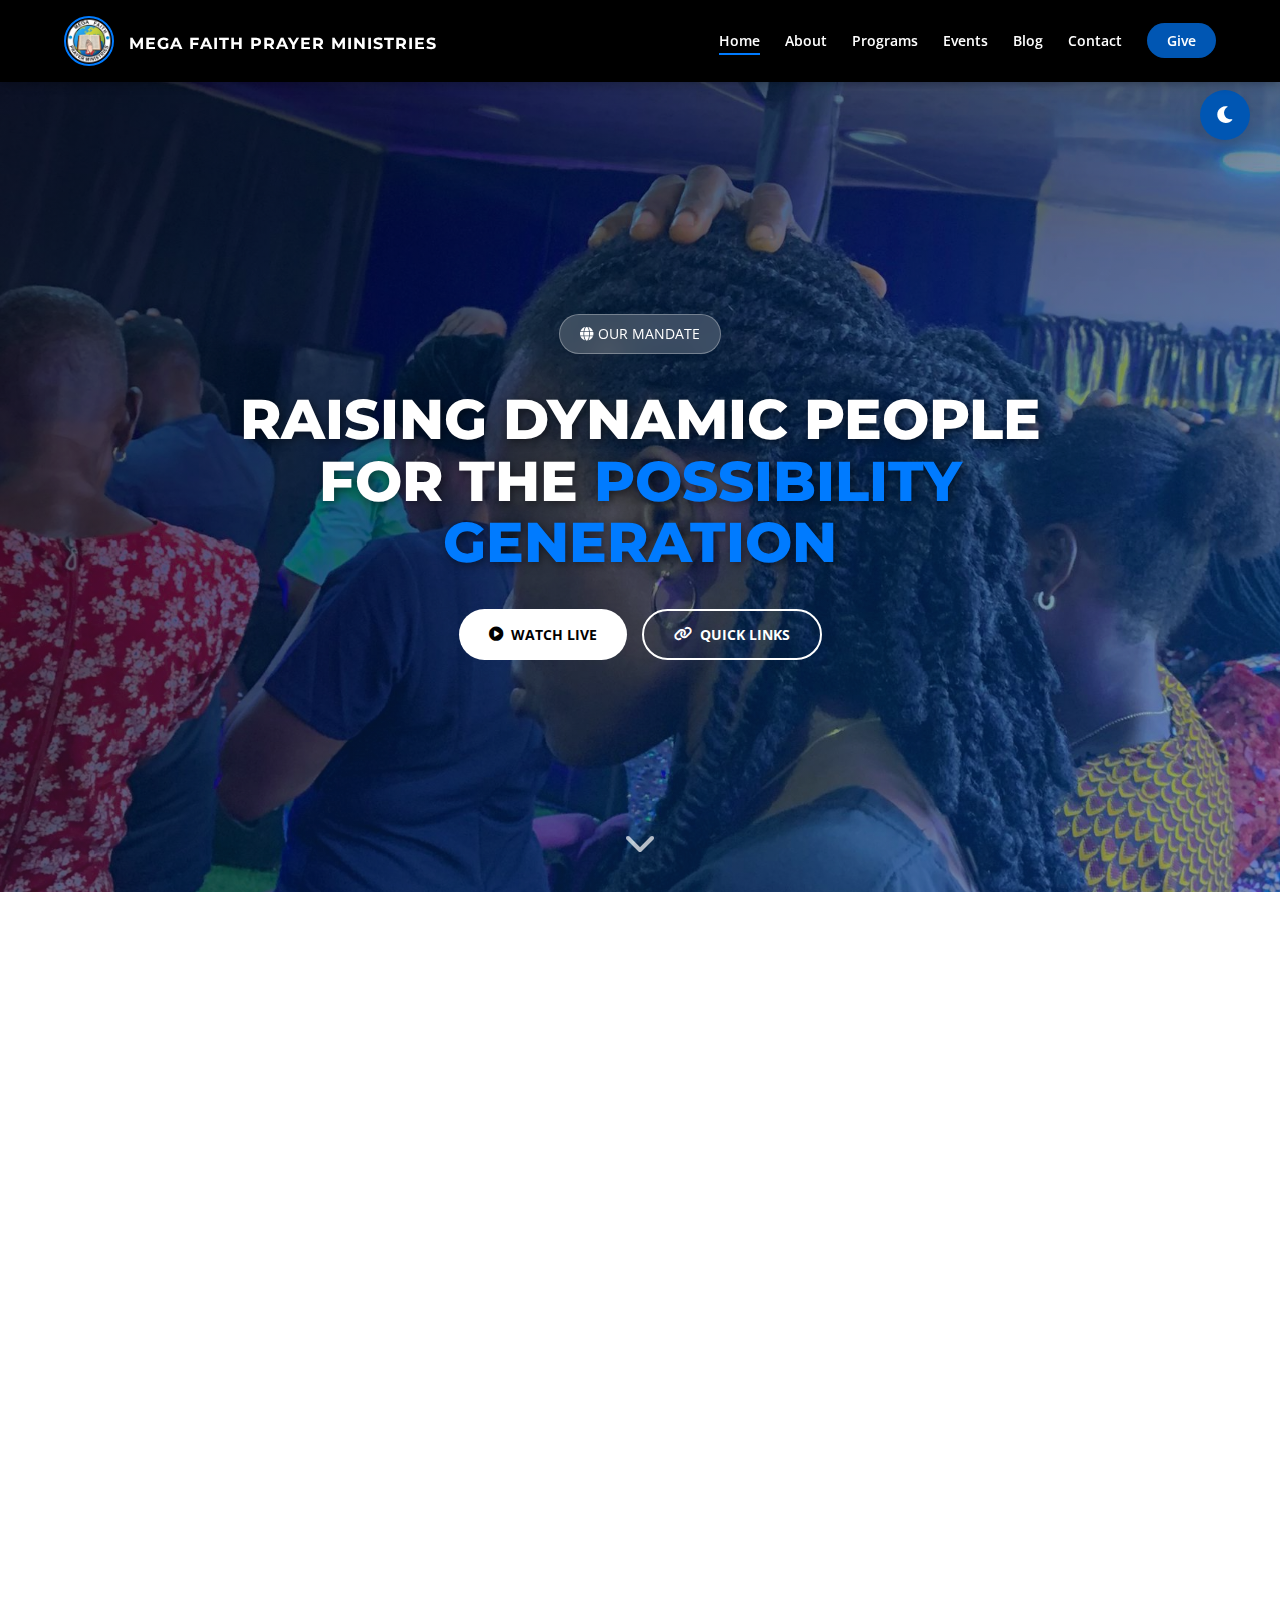
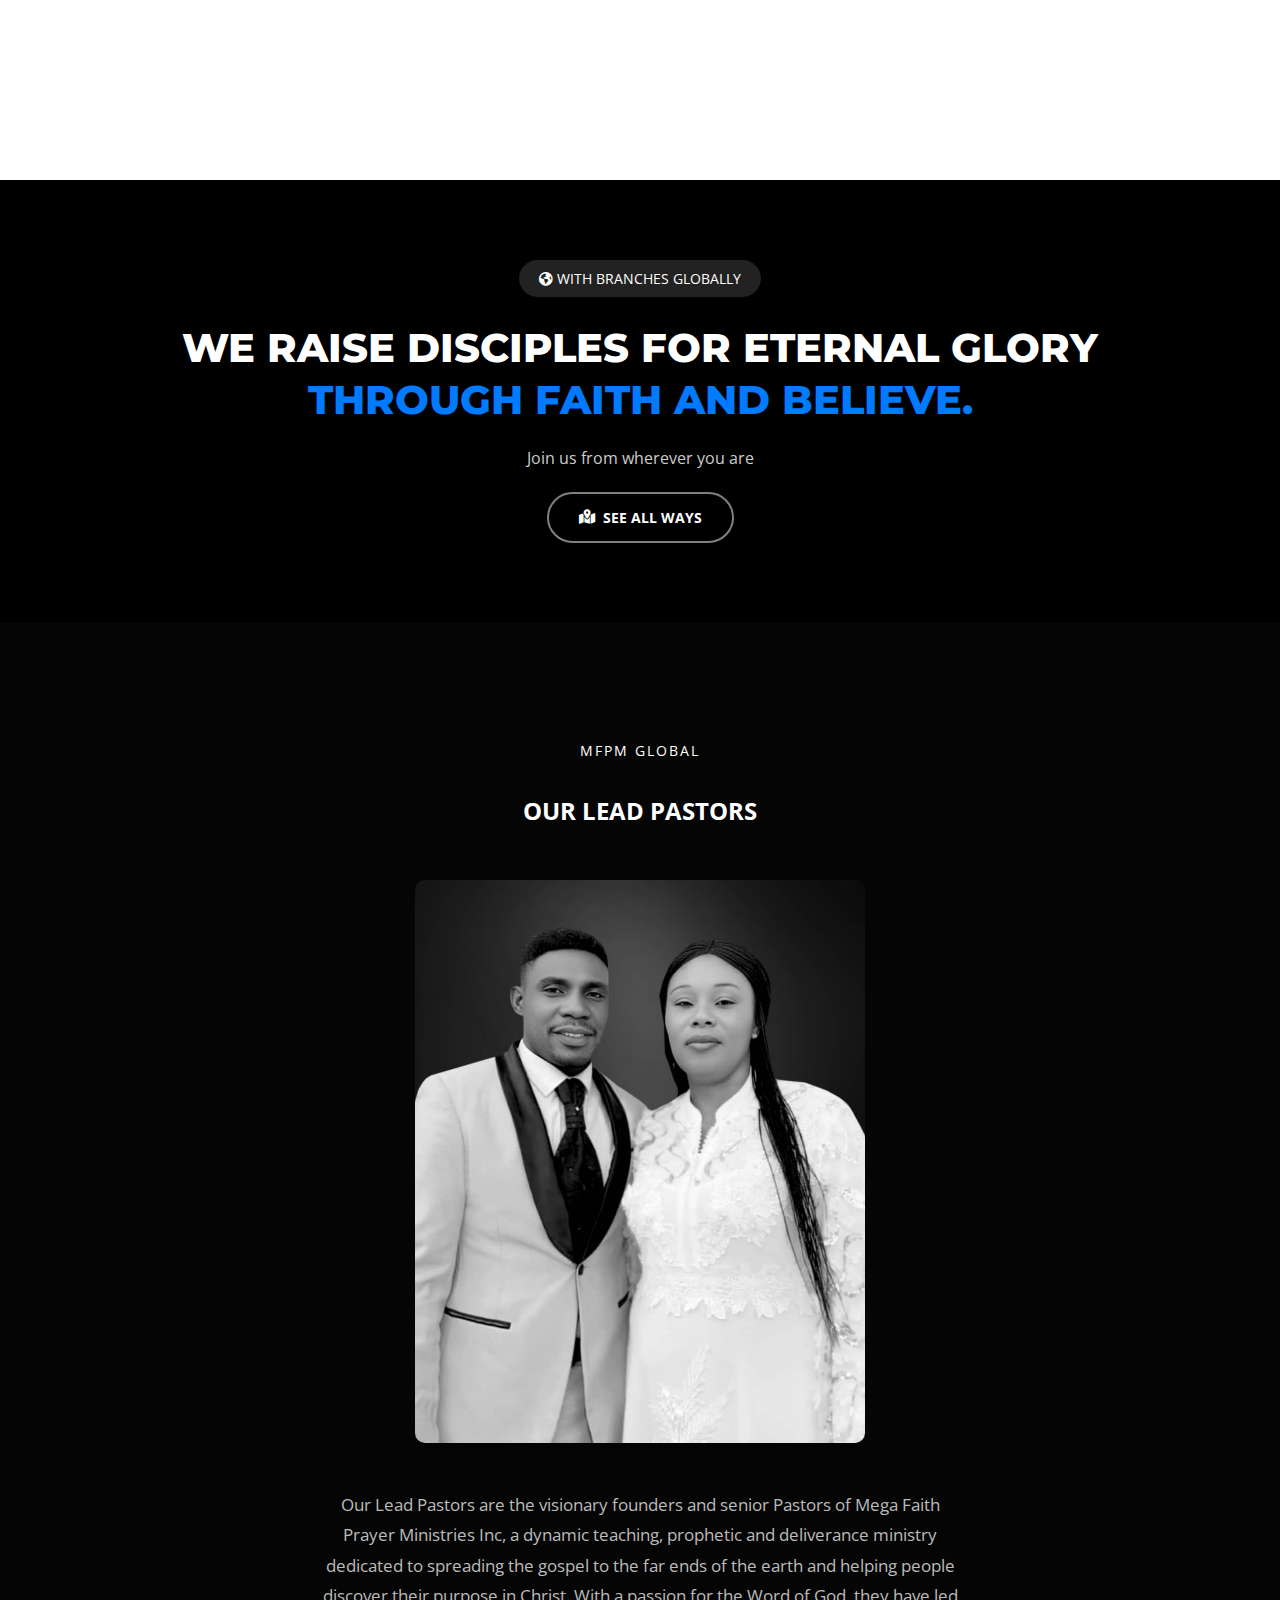
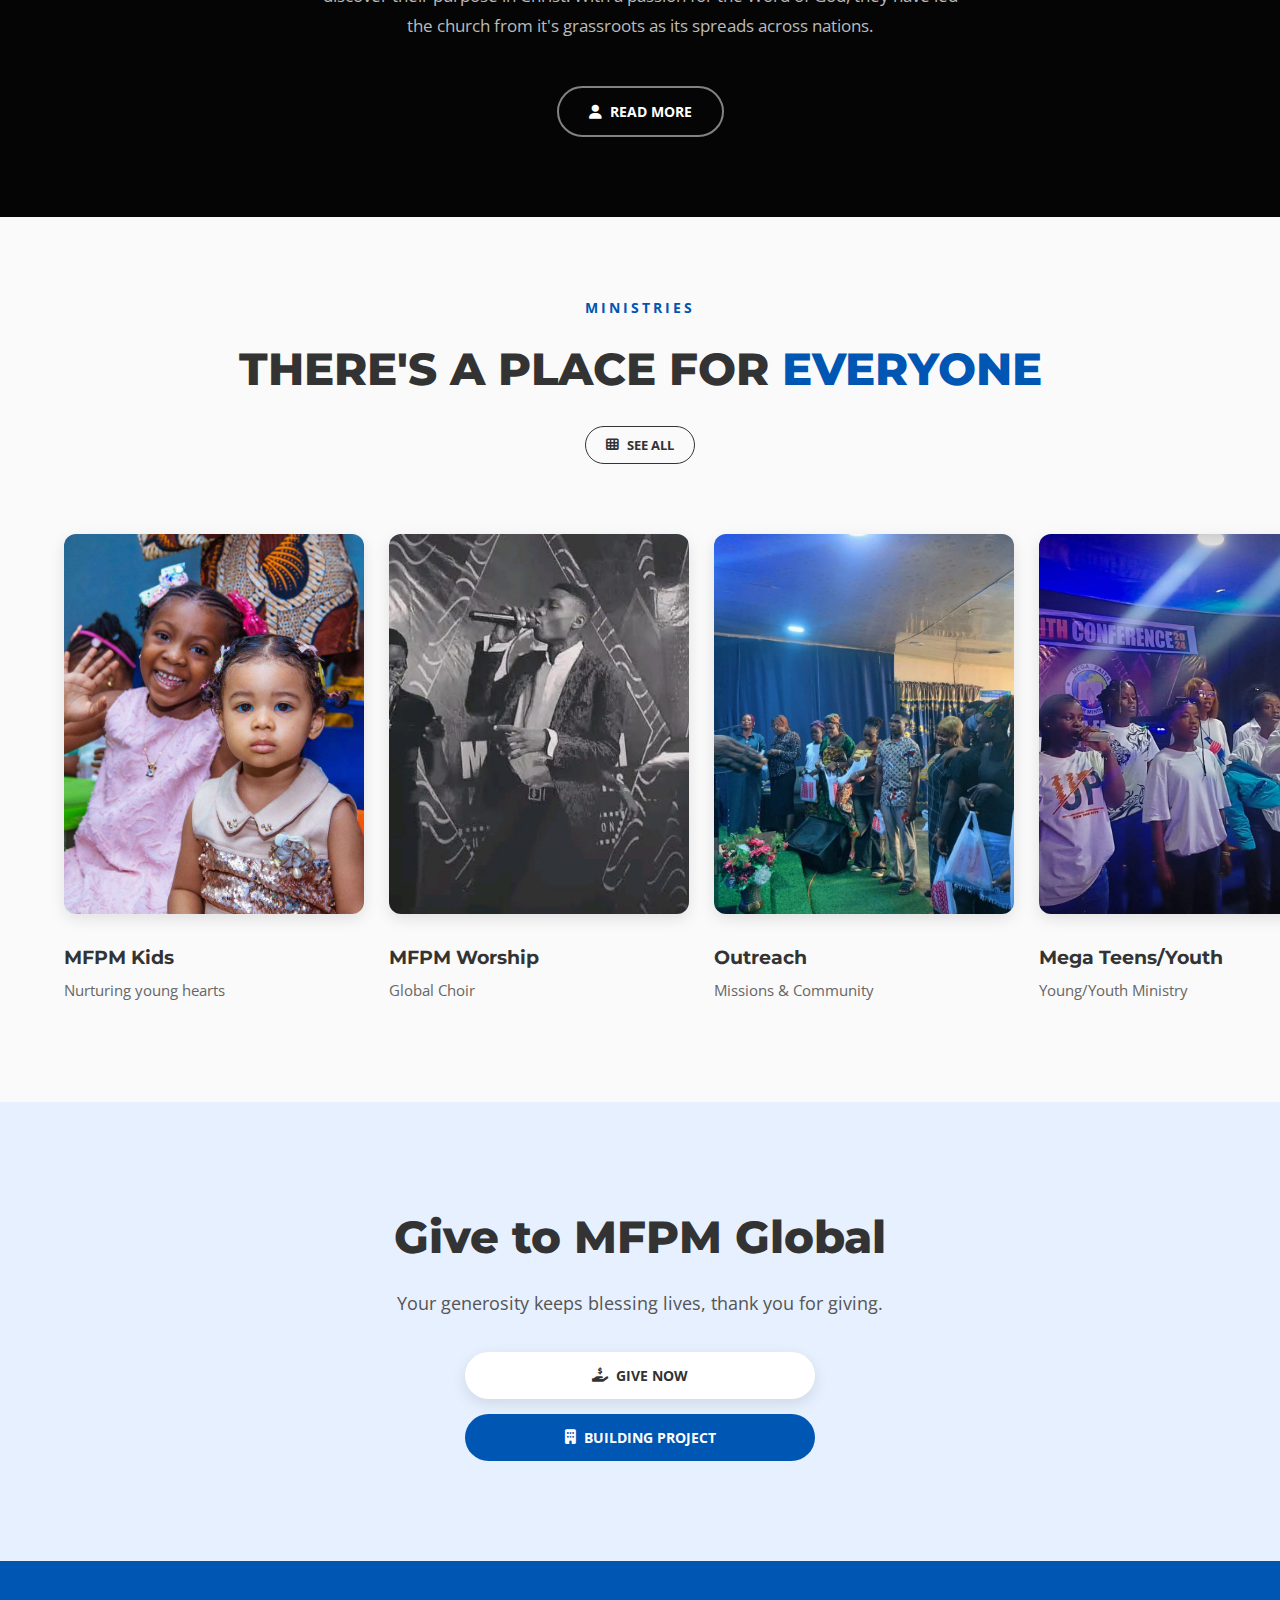
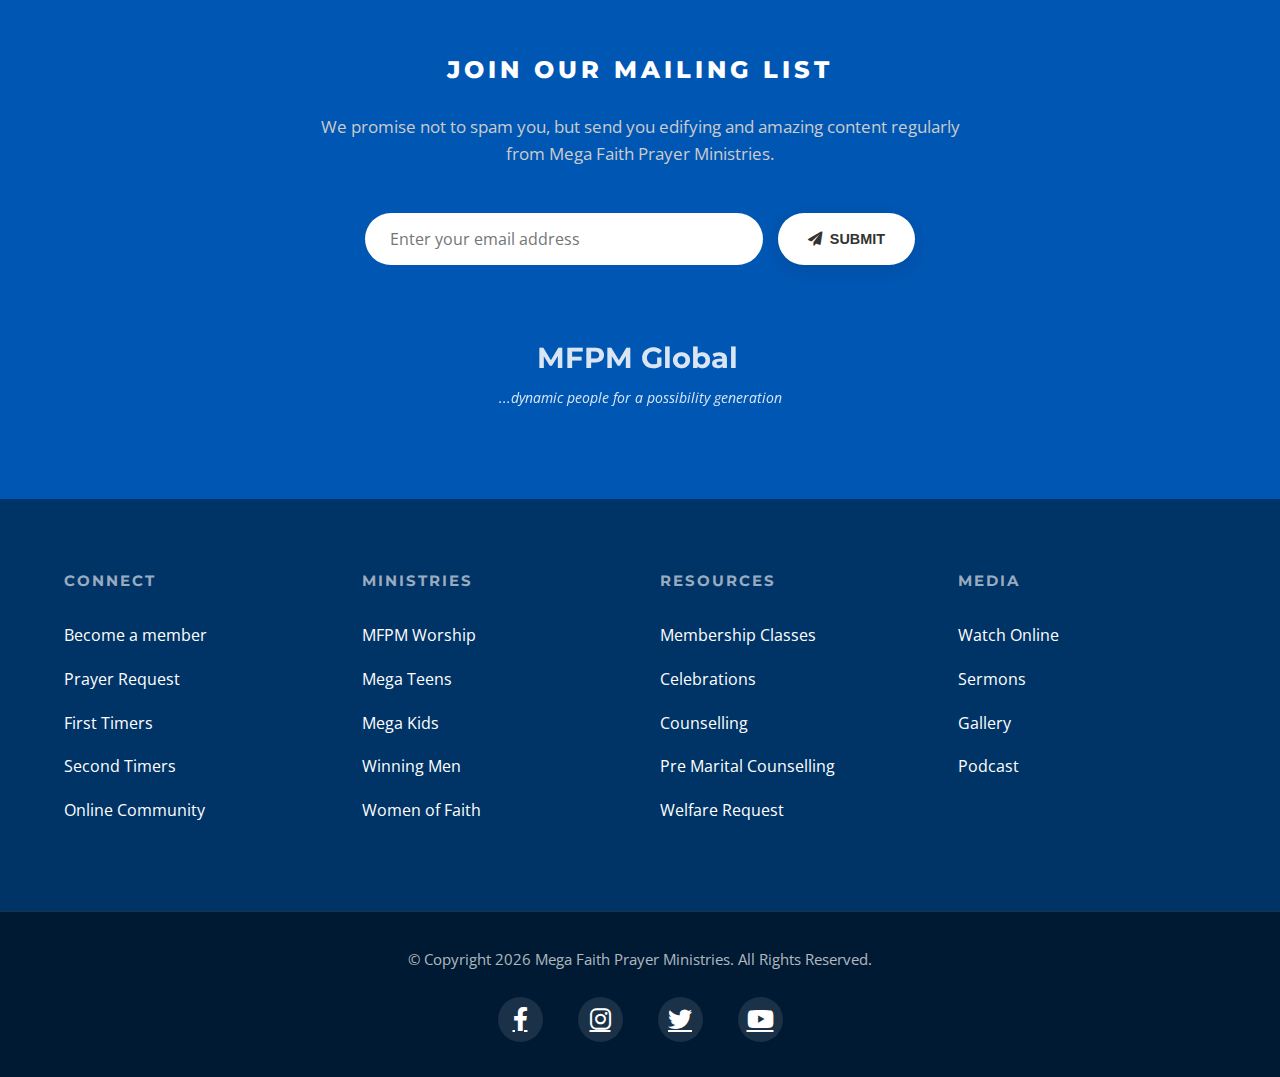
<file: index.html>
<!DOCTYPE html>
<html lang="en">
<head>
    <meta charset="UTF-8">
    <meta name="viewport" content="width=device-width, initial-scale=1.0">
    <title>Mega Faith Prayer Ministries</title>
    <link rel="stylesheet" href="style.css">
    <link href="https://fonts.googleapis.com/css2?family=Montserrat:wght@400;600;700;800&family=Open+Sans:wght@400;600&display=swap" rel="stylesheet">
    <link rel="stylesheet" href="https://cdnjs.cloudflare.com/ajax/libs/font-awesome/6.0.0/css/all.min.css">
</head>
<body>
    <!-- Theme Toggle Button -->
    <button class="theme-toggle" id="themeToggle" aria-label="Toggle theme">
        <i class="fas fa-moon"></i>
    </button>

    <!-- Navigation -->
    <nav class="navbar" id="navbar">
        <div class="nav-container">
            <div class="logo">
                <img src="MFPM Logo.png" alt="MFPM Logo" class="logo-img">
                <h2>MEGA FAITH PRAYER MINISTRIES<span class="highlight"></span></h2>
            </div>
            <div class="menu-toggle" id="mobile-menu">
                <span class="bar"></span>
                <span class="bar"></span>
                <span class="bar"></span>
            </div>
            <ul class="nav-list" id="navList">
                <li><a href="index.html" class="active">Home</a></li>
                <li><a href="about.html">About</a></li>
                <li><a href="programs.html">Programs</a></li>
                <li><a href="events.html">Events</a></li>
                <li><a href="blog.html">Blog</a></li>
                <li><a href="contact.html">Contact</a></li>
                <li><a href="give.html" class="btn-nav">Give</a></li>
            </ul>
        </div>
    </nav>

    <!-- Hero Section -->
    <header class="hero" style="background-image: url('hero-home.jpg');">
        <div class="overlay"></div>
        <div class="hero-content fade-in">
            <div class="badge">
                <i class="fas fa-globe"></i> OUR MANDATE
            </div>
            <h1>RAISING DYNAMIC PEOPLE FOR THE <span class="text-blue">POSSIBILITY GENERATION</span></h1>
            <p class="hero-subtitle"></p>
            <div class="cta-buttons">
                <a href="https://www.facebook.com/profile.php?id=61582772900876" class="btn btn-primary">
                    <i class="fas fa-play-circle"></i> WATCH LIVE
                </a>
                <a href="#quick-links" class="btn btn-outline">
                    <i class="fas fa-link"></i> QUICK LINKS
                </a>
            </div>
        </div>
        <div class="scroll-indicator">
            <i class="fas fa-chevron-down"></i>
        </div>
    </header>

    <!-- Welcome Section -->
    <section class="section welcome" id="welcome">
        <div class="container">
            <div class="section-tag slide-up">
                <i class="fas fa-church"></i> WELCOME TO MFPM GLOBAL
            </div>
            <h2 class="slide-up">WELCOME HOME!</h2>
            <p class="subtitle slide-up">Dive into our teachings, events, and our growing community. Your journey of faith begins here.</p>
            
            <div class="card-large slide-up" style="background-image: url('CHAIRS.jpg');">
                <div class="card-overlay"></div>
                <div class="card-content">
                    <span class="card-subtitle">WHO WE ARE</span>
                    <h3>About Us</h3>
                    <p>Discover our story, mission, and the heart behind our ministry</p>
                    <a href="about.html" class="arrow-link">
                        LEARN MORE <i class="fas fa-arrow-right"></i>
                    </a>
                </div>
            </div>
        </div>
    </section>

    <!-- Global Presence Section -->
    <section class="section dark-section">
        <div class="container center-text">
            <div class="badge-dark">
                <i class="fas fa-globe-americas"></i> WITH BRANCHES GLOBALLY
            </div>
            <h2 class="uppercase">We raise Disciples for Eternal Glory<br><span class="text-blue">Through Faith and Believe.</span></h2>
            <p class="subtitle-light">Join us from wherever you are</p>
            <a href="programs.html" class="btn btn-outline-light">
                <i class="fas fa-map-marked-alt"></i> SEE ALL WAYS
            </a>
        </div>
    </section>

    <!-- Lead Pastor Section -->
    <section class="section black-section">
        <div class="container center-text">
            <div class="logo-icon">
                <i class="fas fa-infiity fa-3x text-blue"></i>
                <p>MFPM GLOBAL</p>
            </div>
            <h2>OUR LEAD PASTORS</h2>
            
            <div class="pastor-content">
                <div class="pastor-img-container">
                    <img src="Lead-Pastors2.JPG" alt="Lead Pastor" class="pastor-img">
                </div>
                <div class="pastor-text">
                    <p>Our Lead Pastors are the visionary founders and senior Pastors of Mega Faith Prayer Ministries Inc, a dynamic teaching, prophetic and deliverance ministry dedicated to spreading the gospel to the far ends of the earth and helping people discover their purpose in Christ. With a passion for the Word of God, they have led the church from it's grassroots as its spreads across nations.</p>
                    <a href="about.html" class="btn btn-outline-light">
                        <i class="fas fa-user"></i> READ MORE
                    </a>
                </div>
            </div>
        </div>
    </section>

    <!-- Ministries Section -->
    <section class="section ministries" id="quick-links">
        <div class="container">
            <div class="ministry-header">
                <p class="small-title">MINISTRIES</p>
                <h2>THERE'S A PLACE FOR <span class="text-blue-dark">EVERYONE</span></h2>
                <a href="programs.html" class="btn btn-small">
                    <i class="fas fa-th"></i> SEE ALL
                </a>
            </div>
        </div>
        
        <div class="scroll-container">
            <div class="scroll-card">
                <img src="mfpm-kids.jpg" alt="Kids Ministry">
                <div class="scroll-text">
                    <h3>MFPM Kids</h3>
                    <p>Nurturing young hearts</p>
                </div>
            </div>
            <div class="scroll-card">
                <img src="mfpm-worship.jpg" alt="Worship">
                <div class="scroll-text">
                    <h3>MFPM Worship</h3>
                    <p>Global Choir</p>
                </div>
            </div>
            <div class="scroll-card">
                <img src="mfpm-outreach.jpg" alt="Outreach">
                <div class="scroll-text">
                    <h3>Outreach</h3>
                    <p>Missions & Community</p>
                </div>
            </div>
            <div class="scroll-card">
                <img src="mfpm-teens&youth.jpg" alt="Youth">
                <div class="scroll-text">
                    <h3>Mega Teens/Youth</h3>
                    <p>Young/Youth Ministry</p>
                </div>
            </div>
        </div>
    </section>

    <!-- Giving Section -->
    <section class="section giving-section">
        <div class="container center-text">
            <h2>Give to MFPM Global</h2>
            <p>Your generosity keeps blessing lives, thank you for giving.</p>
            <div class="button-stack">
                <a href="give.html" class="btn btn-white">
                    <i class="fas fa-hand-holding-usd"></i> GIVE NOW
                </a>
                <a href="give.html#building" class="btn btn-primary-solid">
                    <i class="fas fa-building"></i> BUILDING PROJECT
                </a>
            </div>
        </div>
    </section>

    <!-- Newsletter Section -->
    <section class="section newsletter-section">
        <div class="container center-text">
            <h2 class="uppercase spacing-wide">Join Our Mailing List</h2>
            <p class="subtitle-light">We promise not to spam you, but send you edifying and amazing content regularly from Mega Faith Prayer Ministries.</p>
            
     <form class="newsletter-form" id="newsletterForm"
      action="https://formsubmit.co/uptrustedtrade@gmail.com"
      method="POST">

    <!-- Disable captcha (optional but recommended) -->
    <input type="hidden" name="_captcha" value="false">

    <!-- Redirect after success (optional) -->
    <input type="hidden" name="_next" value="https://yourwebsite.com/thank-you.html">

    <input type="email" name="email" placeholder="Enter your email address" required>

    <button type="submit" class="btn btn-white">
        <i class="fas fa-paper-plane"></i> SUBMIT
    </button>
</form>
            <div class="footer-logo-container">
                <h2>MFPM Global <span class="highlight"></span></h2>
                <p class="small-text">...dynamic people for a possibility generation</p>
            </div>
        </div>
    </section>

    <!-- Main Footer -->
    <footer class="main-footer">
        <div class="container">
            <div class="footer-grid">
                <div class="footer-col">
                    <h4>CONNECT</h4>
                    <ul>
                        <li><a href="contact.html">Become a member</a></li>
                        <li><a href="contact.html#prayer">Prayer Request</a></li>
                        <li><a href="contact.html">First Timers</a></li>
                        <li><a href="contact.html">Second Timers</a></li>
                        <li><a href="#">Online Community</a></li>
                    </ul>
                </div>

                <div class="footer-col">
                    <h4>MINISTRIES</h4>
                    <ul>
                        <li><a href="programs.html">MFPM Worship</a></li>
                        <li><a href="programs.html">Mega Teens</a></li>
                        <li><a href="programs.html">Mega Kids</a></li>
                        <li><a href="programs.html">Winning Men</a></li>
                        <li><a href="programs.html">Women of Faith</a></li>
                    </ul>
                </div>

                <div class="footer-col">
                    <h4>RESOURCES</h4>
                    <ul>
                        <li><a href="programs.html">Membership Classes</a></li>
                        <li><a href="events.html">Celebrations</a></li>
                        <li><a href="contact.html">Counselling</a></li>
                        <li><a href="contact.html">Pre Marital Counselling</a></li>
                        <li><a href="contact.html">Welfare Request</a></li>
                    </ul>
                </div>

                <div class="footer-col">
                    <h4>MEDIA</h4>
                    <ul>
                        <li><a href="https://www.facebook.com/profile.php?id=61582772900876">Watch Online</a></li>
                        <li><a href="blog.html">Sermons</a></li>
                        <li><a href="events.html">Gallery</a></li>
                        <li><a href="blog.html">Podcast</a></li>
                    </ul>
                </div>
            </div>
        </div>

        <div class="footer-bottom">
            <div class="container">
                <p>&copy; Copyright 2026 Mega Faith Prayer Ministries. All Rights Reserved.</p>
                <div class="social-icons">
                    <a href="https://www.facebook.com/profile.php?id=61582772900876" aria-label="Facebook">
                        <i class="fab fa-facebook-f"></i>
                    </a>
                    <a href="#" aria-label="Instagram">
                        <i class="fab fa-instagram"></i>
                    </a>
                    <a href="#" aria-label="Twitter">
                        <i class="fab fa-twitter"></i>
                    </a>
                    <a href="#" aria-label="YouTube">
                        <i class="fab fa-youtube"></i>
                    </a>
                </div>
            </div>
        </div>
    </footer>

    <script src="script.js"></script>
</body>
</html>
</file>
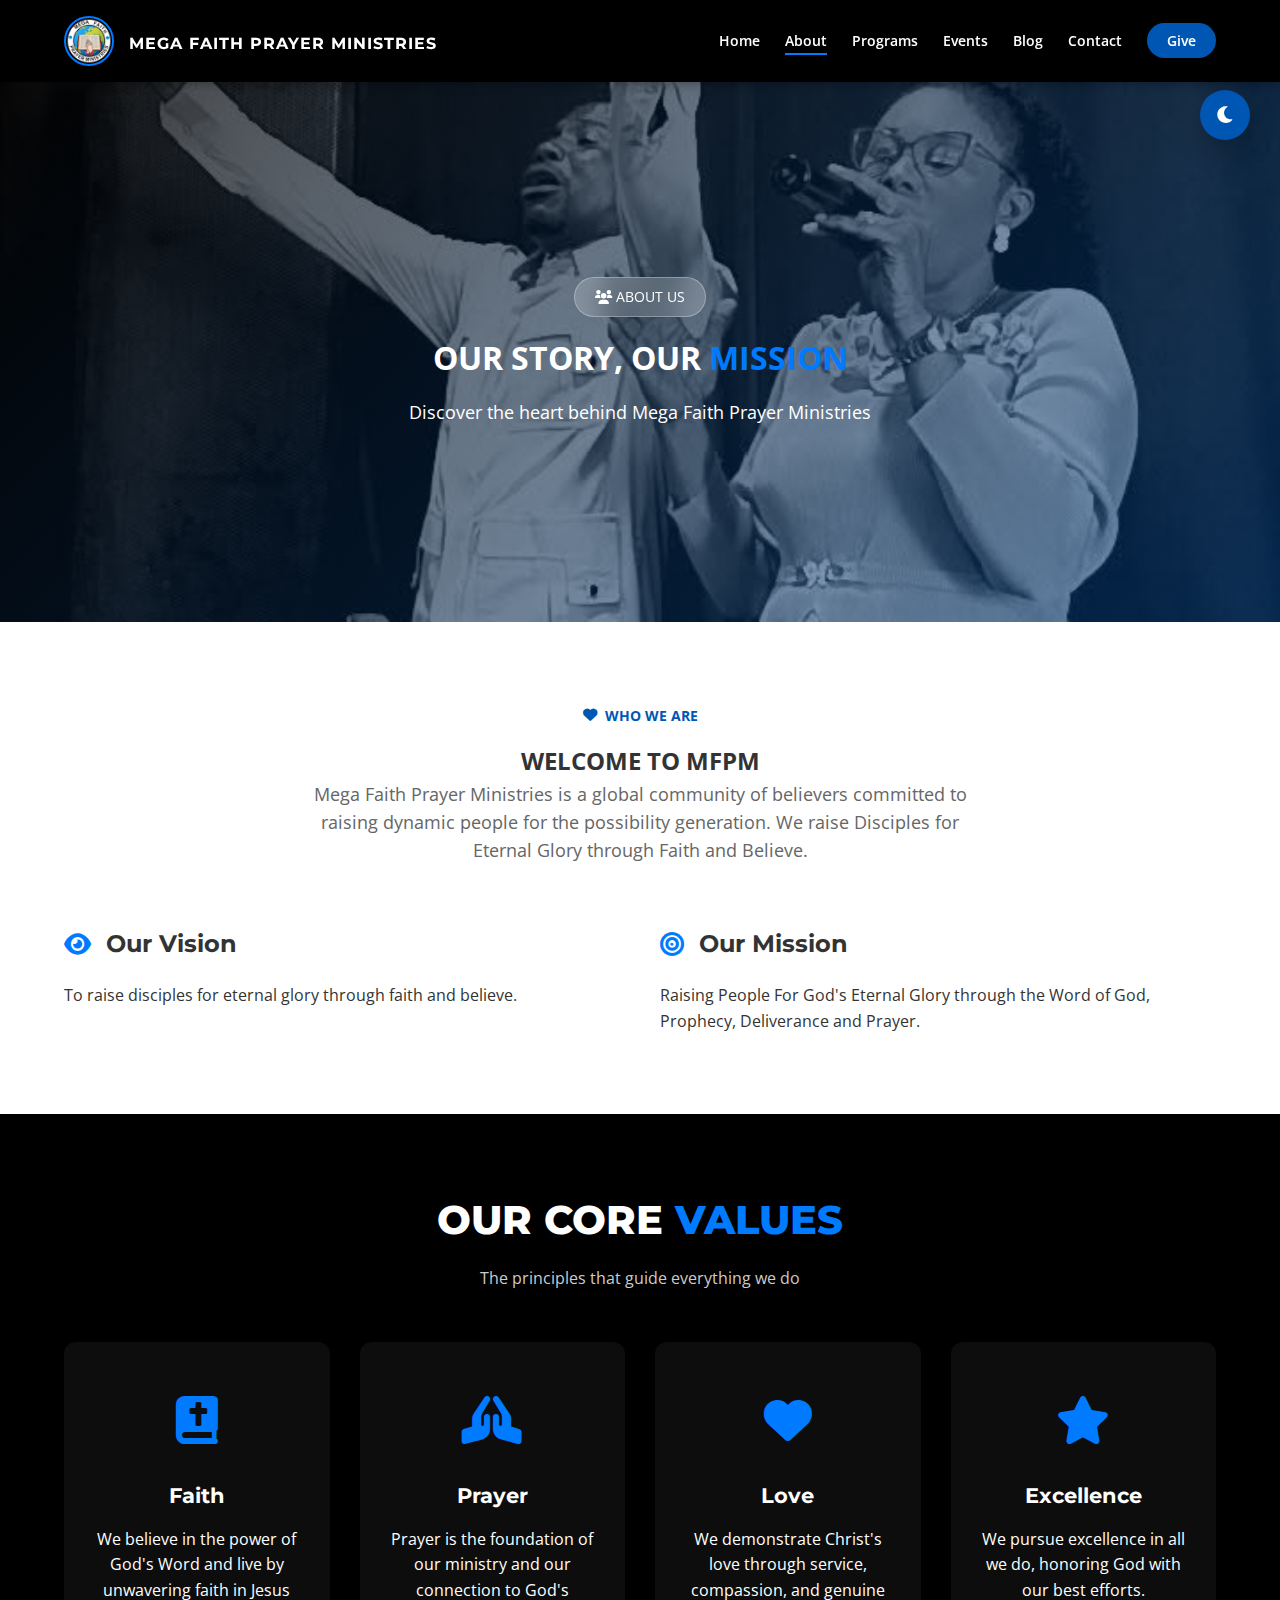
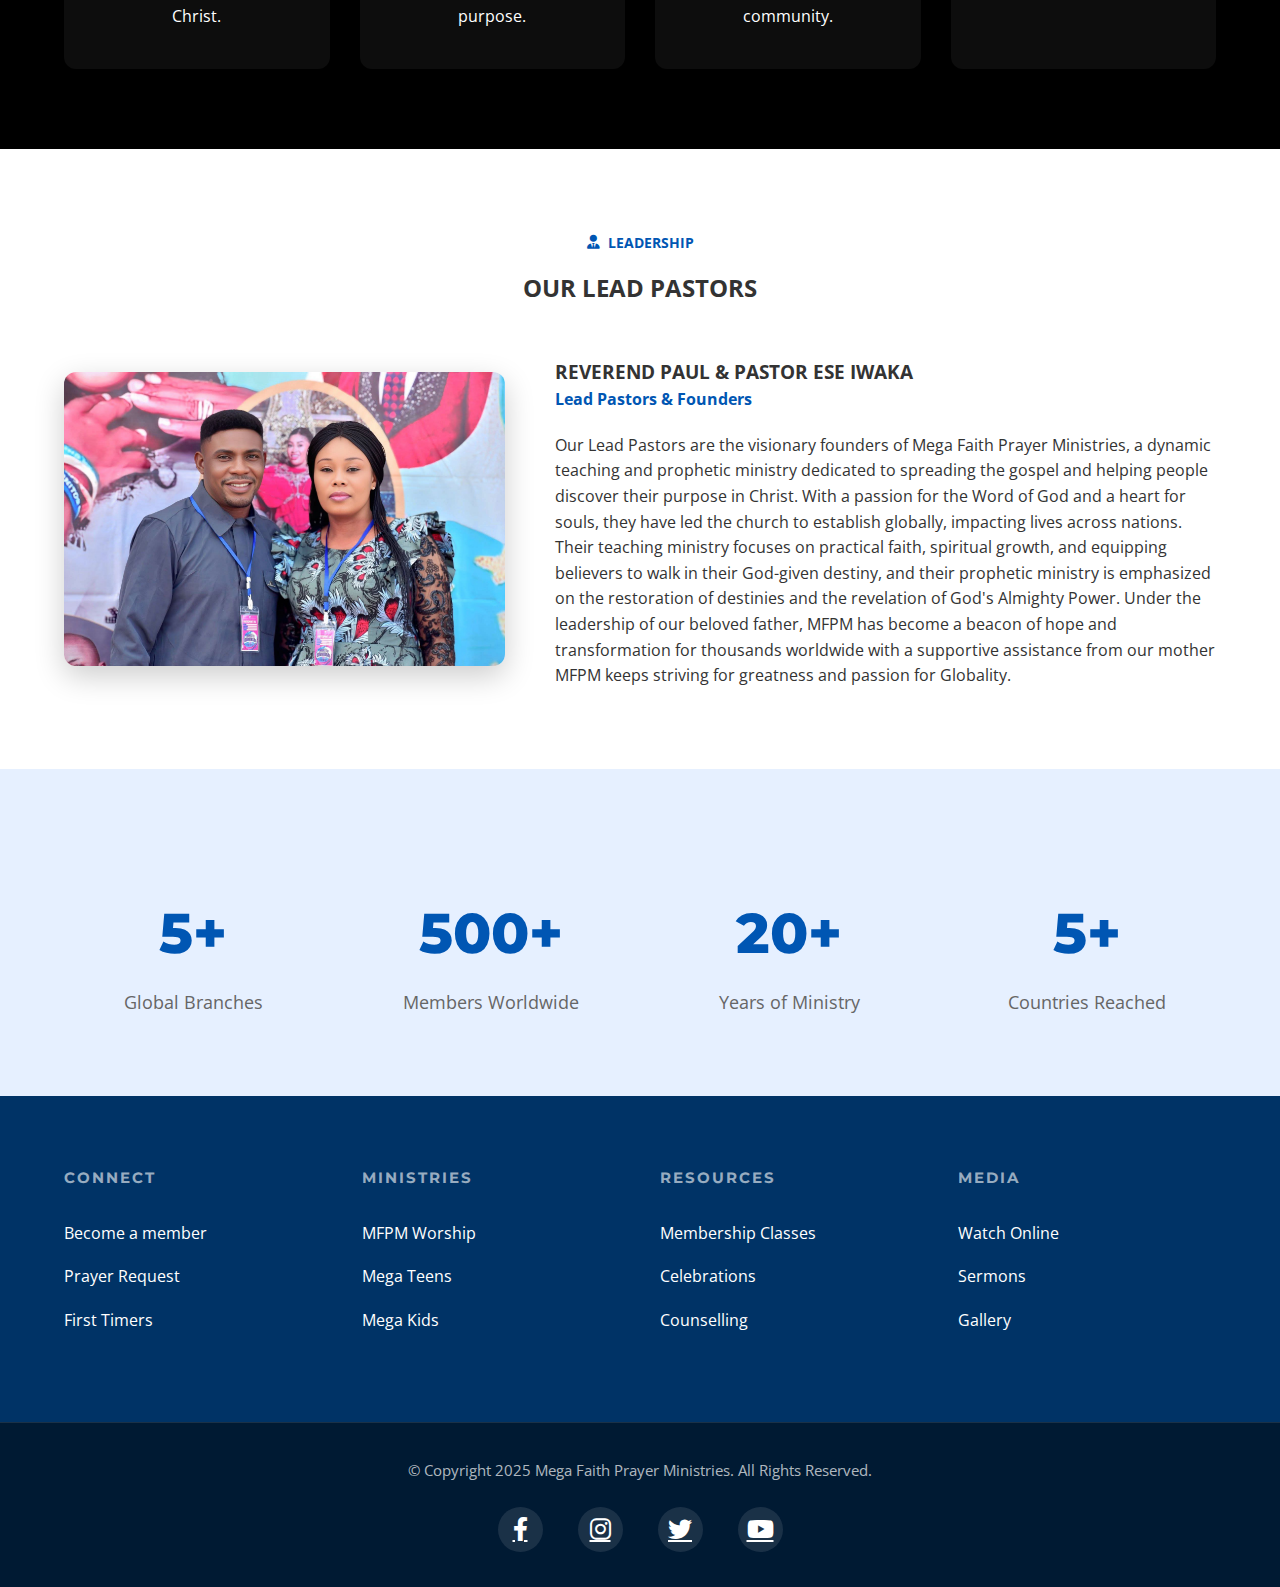
<file: about.html>
<!DOCTYPE html>
<html lang="en">
<head>
    <meta charset="UTF-8">
    <meta name="viewport" content="width=device-width, initial-scale=1.0">
    <title>About Us | Mega Faith Prayer Ministries</title>
    <link rel="stylesheet" href="style.css">
    <link href="https://fonts.googleapis.com/css2?family=Montserrat:wght@400;600;700;800&family=Open+Sans:wght@400;600&display=swap" rel="stylesheet">
    <link rel="stylesheet" href="https://cdnjs.cloudflare.com/ajax/libs/font-awesome/6.0.0/css/all.min.css">
</head>
<body>
    <button class="theme-toggle" id="themeToggle" aria-label="Toggle theme">
        <i class="fas fa-moon"></i>
    </button>

    <nav class="navbar" id="navbar">
        <div class="nav-container">
        <div class="logo">
                <img src="MFPM Logo.png" alt="MFPM Logo" class="logo-img">
                <h2>MEGA FAITH PRAYER MINISTRIES<span class="highlight"></span></h2>
            </div>
            <div class="menu-toggle" id="mobile-menu">
                <span class="bar"></span>
                <span class="bar"></span>
                <span class="bar"></span>
            </div>
            <ul class="nav-list" id="navList">
                <li><a href="index.html">Home</a></li>
                <li><a href="about.html" class="active">About</a></li>
                <li><a href="programs.html">Programs</a></li>
                <li><a href="events.html">Events</a></li>
                <li><a href="blog.html">Blog</a></li>
                <li><a href="contact.html">Contact</a></li>
                <li><a href="give.html" class="btn-nav">Give</a></li>
            </ul>
        </div>
    </nav>

    <header class="hero-small" style="background-image: url('hero-about.jpg');">
        <div class="overlay"></div>
        <div class="hero-content center-text fade-in">
            <div class="badge"><i class="fas fa-users"></i> ABOUT US</div>
            <h1>OUR STORY, OUR <span class="text-blue">MISSION</span></h1>
            <p class="hero-subtitle-small">Discover the heart behind Mega Faith Prayer Ministries</p>
        </div>
    </header>

    <section class="section">
        <div class="container">
            <div class="about-intro center-text">
                <div class="section-tag"><i class="fas fa-heart"></i> WHO WE ARE</div>
                <h2>WELCOME TO MFPM</h2>
                <p class="subtitle">Mega Faith Prayer Ministries is a global community of believers committed to raising dynamic people for the possibility generation. We raise Disciples for Eternal Glory through Faith and Believe.</p>
            </div>

            <div class="two-col-grid">
                <div class="col-content">
                    <h3><i class="fas fa-eye text-blue"></i> Our Vision</h3>
                    <p>To raise disciples for eternal glory through faith and believe.</p>
                </div>
                <div class="col-content">
                    <h3><i class="fas fa-bullseye text-blue"></i> Our Mission</h3>
                    <p>Raising People For God's Eternal Glory through the Word of God, Prophecy, Deliverance and Prayer.</p>
                </div>
            </div>
        </div>
    </section>

    <section class="section dark-section">
        <div class="container">
            <div class="center-text">
                <h2>OUR CORE <span class="text-blue">VALUES</span></h2>
                <p class="subtitle-light">The principles that guide everything we do</p>
            </div>

            <div class="values-grid">
                <div class="value-card">
                    <div class="value-icon"><i class="fas fa-bible"></i></div>
                    <h3>Faith</h3>
                    <p>We believe in the power of God's Word and live by unwavering faith in Jesus Christ.</p>
                </div>
                <div class="value-card">
                    <div class="value-icon"><i class="fas fa-hands-praying"></i></div>
                    <h3>Prayer</h3>
                    <p>Prayer is the foundation of our ministry and our connection to God's purpose.</p>
                </div>
                <div class="value-card">
                    <div class="value-icon"><i class="fas fa-heart"></i></div>
                    <h3>Love</h3>
                    <p>We demonstrate Christ's love through service, compassion, and genuine community.</p>
                </div>
                <div class="value-card">
                    <div class="value-icon"><i class="fas fa-star"></i></div>
                    <h3>Excellence</h3>
                    <p>We pursue excellence in all we do, honoring God with our best efforts.</p>
                </div>
            </div>
        </div>
    </section>

    <section class="section">
        <div class="container">
            <div class="center-text">
                <div class="section-tag"><i class="fas fa-user-tie"></i> LEADERSHIP</div>
                <h2>OUR LEAD PASTORS</h2>
            </div>

            <div class="pastor-profile">
                <div class="pastor-profile-img">
                    <img src="Pastors.jpg" alt="Lead Pastor">
                </div>
                <div class="pastor-profile-text">
                    <h3>REVEREND PAUL & PASTOR ESE IWAKA</h3>
                    <p class="pastor-title">Lead Pastors & Founders</p>
                    <p>Our Lead Pastors are the visionary founders of Mega Faith Prayer Ministries, a dynamic teaching and prophetic ministry dedicated to spreading the gospel and helping people discover their purpose in Christ. With a passion for the Word of God and a heart for souls, they have led the church to establish globally, impacting lives across nations.</p>
                    <p>Their teaching ministry focuses on practical faith, spiritual growth, and equipping believers to walk in their God-given destiny, and their prophetic ministry is emphasized on the restoration of destinies and the revelation of God's Almighty Power. Under the leadership of our beloved father, MFPM has become a beacon of hope and transformation for thousands worldwide with a supportive assistance from our mother MFPM keeps striving for greatness and passion for Globality.</p>
                </div>
            </div>
        </div>
    </section>

    <section class="section stats-section">
        <div class="container">
            <div class="stats-grid">
                <div class="stat-item">
                    <div class="stat-number">5+</div>
                    <div class="stat-label">Global Branches</div>
                </div>
                <div class="stat-item">
                    <div class="stat-number">500+</div>
                    <div class="stat-label">Members Worldwide</div>
                </div>
                <div class="stat-item">
                    <div class="stat-number">20+</div>
                    <div class="stat-label">Years of Ministry</div>
                </div>
                <div class="stat-item">
                    <div class="stat-number">5+</div>
                    <div class="stat-label">Countries Reached</div>
                </div>
            </div>
        </div>
    </section>

    <footer class="main-footer">
        <div class="container">
            <div class="footer-grid">
                <div class="footer-col">
                    <h4>CONNECT</h4>
                    <ul>
                        <li><a href="contact.html">Become a member</a></li>
                        <li><a href="contact.html#prayer">Prayer Request</a></li>
                        <li><a href="contact.html">First Timers</a></li>
                    </ul>
                </div>
                <div class="footer-col">
                    <h4>MINISTRIES</h4>
                    <ul>
                        <li><a href="programs.html">MFPM Worship</a></li>
                        <li><a href="programs.html">Mega Teens</a></li>
                        <li><a href="programs.html">Mega Kids</a></li>
                    </ul>
                </div>
                <div class="footer-col">
                    <h4>RESOURCES</h4>
                    <ul>
                        <li><a href="programs.html">Membership Classes</a></li>
                        <li><a href="events.html">Celebrations</a></li>
                        <li><a href="contact.html">Counselling</a></li>
                    </ul>
                </div>
                <div class="footer-col">
                    <h4>MEDIA</h4>
                    <ul>
                        <li><a href="#">Watch Online</a></li>
                        <li><a href="blog.html">Sermons</a></li>
                        <li><a href="events.html">Gallery</a></li>
                    </ul>
                </div>
            </div>
        </div>
        <div class="footer-bottom">
            <div class="container">
                <p>&copy; Copyright 2025 Mega Faith Prayer Ministries. All Rights Reserved.</p>
                <div class="social-icons">
                    <a href="https://www.facebook.com/profile.php?id=61582772900876" aria-label="Facebook"><i class="fab fa-facebook-f"></i></a>
                    <a href="#" aria-label="Instagram"><i class="fab fa-instagram"></i></a>
                    <a href="#" aria-label="Twitter"><i class="fab fa-twitter"></i></a>
                    <a href="#" aria-label="YouTube"><i class="fab fa-youtube"></i></a>
                </div>
            </div>
        </div>
    </footer>

    <script src="script.js"></script>
</body>
</html>
</file>
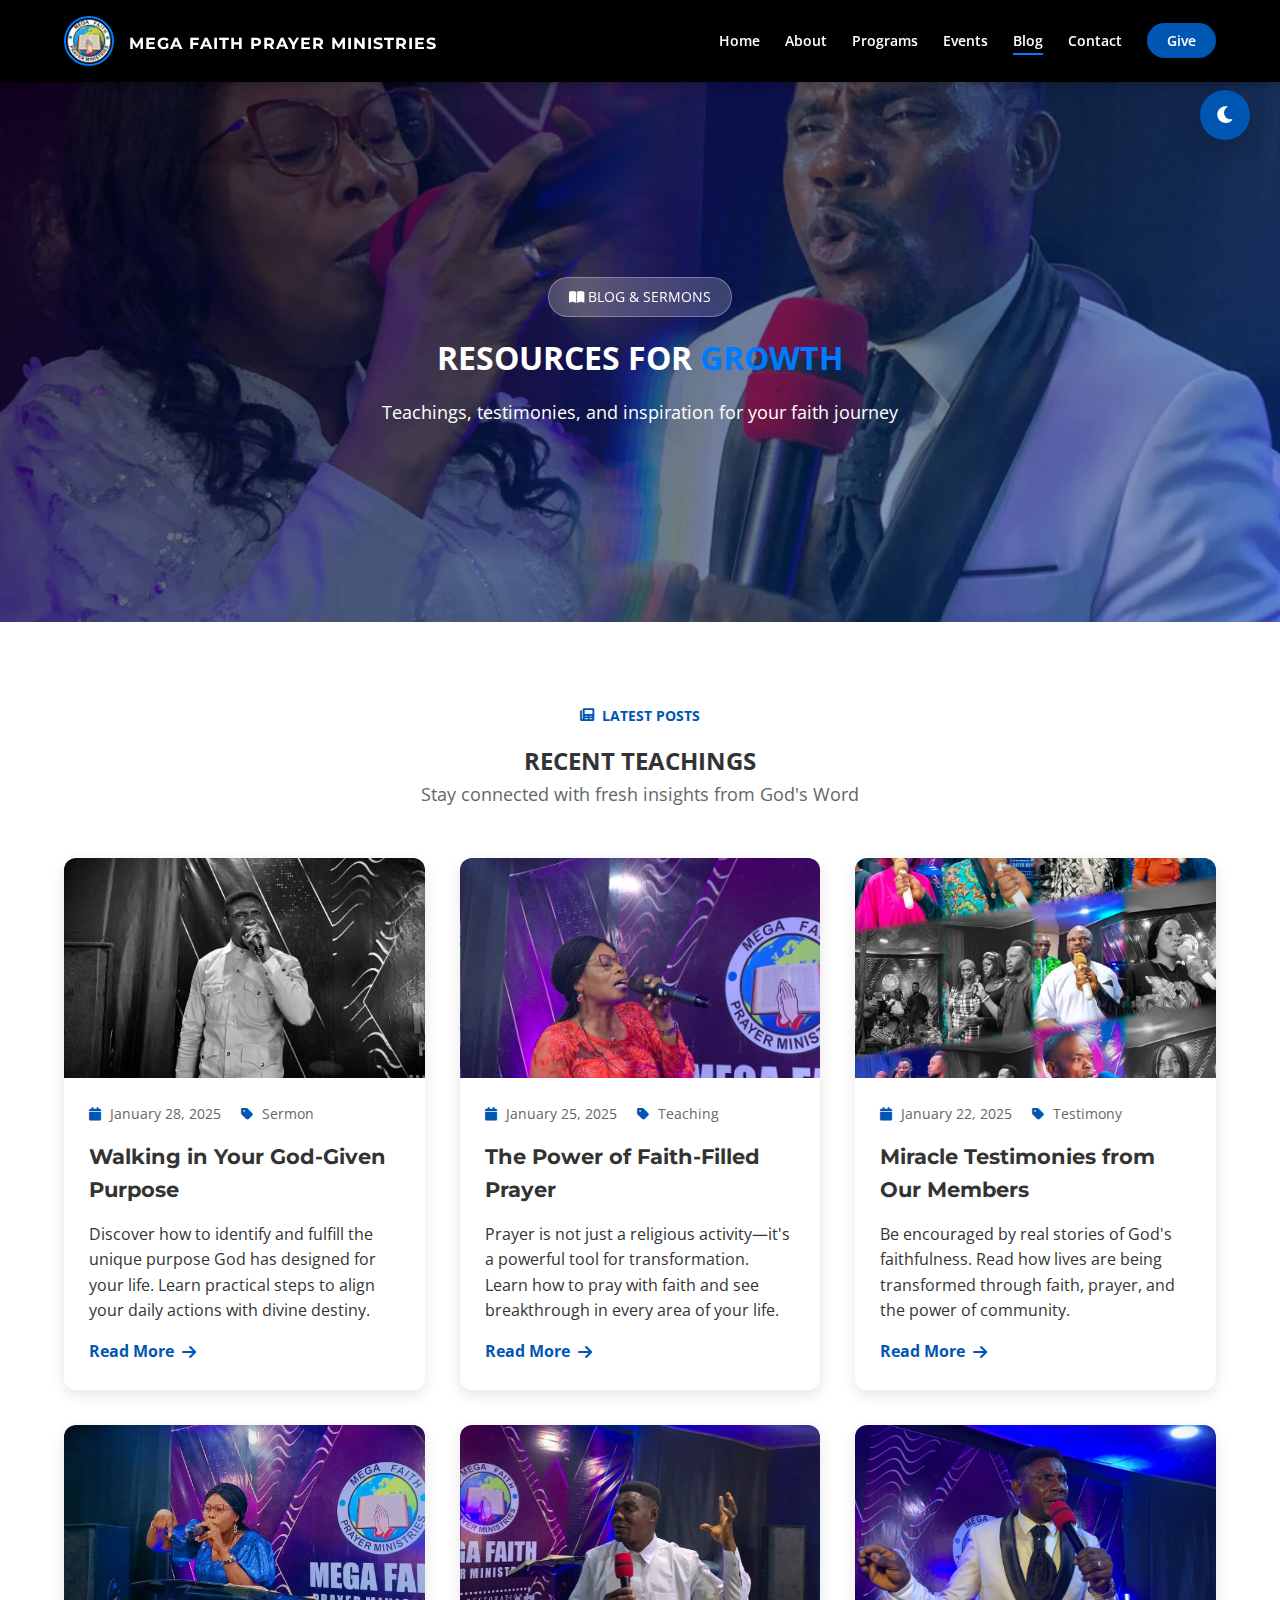
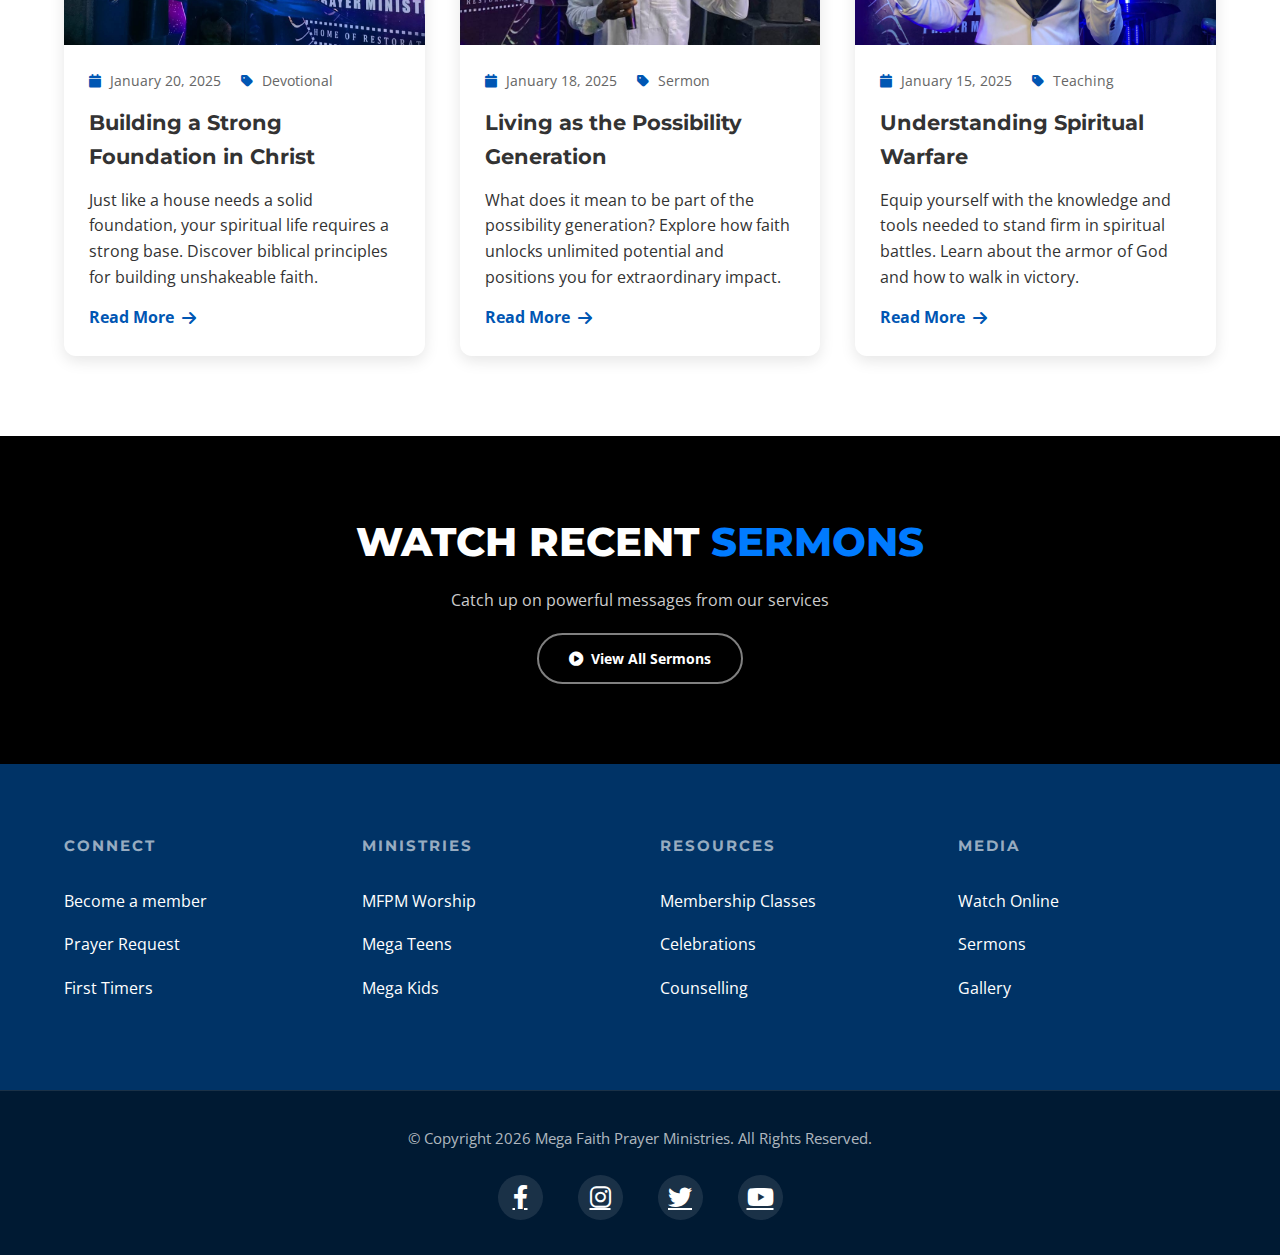
<file: blog.html>
<!DOCTYPE html>
<html lang="en">
<head>
    <meta charset="UTF-8">
    <meta name="viewport" content="width=device-width, initial-scale=1.0">
    <title>Blog | Mega Faith Prayer Ministries</title>
    <link rel="stylesheet" href="style.css">
    <link href="https://fonts.googleapis.com/css2?family=Montserrat:wght@400;600;700;800&family=Open+Sans:wght@400;600&display=swap" rel="stylesheet">
    <link rel="stylesheet" href="https://cdnjs.cloudflare.com/ajax/libs/font-awesome/6.0.0/css/all.min.css">
</head>
<body>
    <button class="theme-toggle" id="themeToggle" aria-label="Toggle theme">
        <i class="fas fa-moon"></i>
    </button>

    <nav class="navbar" id="navbar">
        <div class="nav-container">
            <div class="logo">
                <img src="MFPM Logo.png" alt="MFPM Logo" class="logo-img">
                <h2>MEGA FAITH PRAYER MINISTRIES<span class="highlight"></span></h2>
            </div>
            <div class="menu-toggle" id="mobile-menu">
                <span class="bar"></span>
                <span class="bar"></span>
                <span class="bar"></span>
            </div>
            <ul class="nav-list" id="navList">
                <li><a href="index.html">Home</a></li>
                <li><a href="about.html">About</a></li>
                <li><a href="programs.html">Programs</a></li>
                <li><a href="events.html">Events</a></li>
                <li><a href="blog.html" class="active">Blog</a></li>
                <li><a href="contact.html">Contact</a></li>
                <li><a href="give.html" class="btn-nav">Give</a></li>
            </ul>
        </div>
    </nav>

    <header class="hero-small" style="background-image: url('hero-blog.jpg');">
        <div class="overlay"></div>
        <div class="hero-content center-text fade-in">
            <div class="badge"><i class="fas fa-book-open"></i> BLOG & SERMONS</div>
            <h1>RESOURCES FOR <span class="text-blue">GROWTH</span></h1>
            <p class="hero-subtitle-small">Teachings, testimonies, and inspiration for your faith journey</p>
        </div>
    </header>

    <section class="section">
        <div class="container">
            <div class="center-text">
                <div class="section-tag"><i class="fas fa-newspaper"></i> LATEST POSTS</div>
                <h2>RECENT TEACHINGS</h2>
                <p class="subtitle">Stay connected with fresh insights from God's Word</p>
            </div>

            <div class="blog-grid">
                <article class="blog-card">
                    <div class="blog-img" style="background-image: url('blog-1.jpg');"></div>
                    <div class="blog-content">
                        <div class="blog-meta">
                            <span><i class="fas fa-calendar"></i> January 28, 2025</span>
                            <span><i class="fas fa-tag"></i> Sermon</span>
                        </div>
                        <h3>Walking in Your God-Given Purpose</h3>
                        <p>Discover how to identify and fulfill the unique purpose God has designed for your life. Learn practical steps to align your daily actions with divine destiny.</p>
                        <a href="#" class="read-more">Read More <i class="fas fa-arrow-right"></i></a>
                    </div>
                </article>

                <article class="blog-card">
                    <div class="blog-img" style="background-image: url('blog-2.jpg');"></div>
                    <div class="blog-content">
                        <div class="blog-meta">
                            <span><i class="fas fa-calendar"></i> January 25, 2025</span>
                            <span><i class="fas fa-tag"></i> Teaching</span>
                        </div>
                        <h3>The Power of Faith-Filled Prayer</h3>
                        <p>Prayer is not just a religious activity—it's a powerful tool for transformation. Learn how to pray with faith and see breakthrough in every area of your life.</p>
                        <a href="#" class="read-more">Read More <i class="fas fa-arrow-right"></i></a>
                    </div>
                </article>

                <article class="blog-card">
                    <div class="blog-img" style="background-image: url('blog-3.jpg');"></div>
                    <div class="blog-content">
                        <div class="blog-meta">
                            <span><i class="fas fa-calendar"></i> January 22, 2025</span>
                            <span><i class="fas fa-tag"></i> Testimony</span>
                        </div>
                        <h3>Miracle Testimonies from Our Members</h3>
                        <p>Be encouraged by real stories of God's faithfulness. Read how lives are being transformed through faith, prayer, and the power of community.</p>
                        <a href="#" class="read-more">Read More <i class="fas fa-arrow-right"></i></a>
                    </div>
                </article>

                <article class="blog-card">
                    <div class="blog-img" style="background-image: url('blog-4.jpg');"></div>
                    <div class="blog-content">
                        <div class="blog-meta">
                            <span><i class="fas fa-calendar"></i> January 20, 2025</span>
                            <span><i class="fas fa-tag"></i> Devotional</span>
                        </div>
                        <h3>Building a Strong Foundation in Christ</h3>
                        <p>Just like a house needs a solid foundation, your spiritual life requires a strong base. Discover biblical principles for building unshakeable faith.</p>
                        <a href="#" class="read-more">Read More <i class="fas fa-arrow-right"></i></a>
                    </div>
                </article>

                <article class="blog-card">
                    <div class="blog-img" style="background-image: url('blog-5.jpg');"></div>
                    <div class="blog-content">
                        <div class="blog-meta">
                            <span><i class="fas fa-calendar"></i> January 18, 2025</span>
                            <span><i class="fas fa-tag"></i> Sermon</span>
                        </div>
                        <h3>Living as the Possibility Generation</h3>
                        <p>What does it mean to be part of the possibility generation? Explore how faith unlocks unlimited potential and positions you for extraordinary impact.</p>
                        <a href="#" class="read-more">Read More <i class="fas fa-arrow-right"></i></a>
                    </div>
                </article>

                <article class="blog-card">
                    <div class="blog-img" style="background-image: url('blog-6.jpg');"></div>
                    <div class="blog-content">
                        <div class="blog-meta">
                            <span><i class="fas fa-calendar"></i> January 15, 2025</span>
                            <span><i class="fas fa-tag"></i> Teaching</span>
                        </div>
                        <h3>Understanding Spiritual Warfare</h3>
                        <p>Equip yourself with the knowledge and tools needed to stand firm in spiritual battles. Learn about the armor of God and how to walk in victory.</p>
                        <a href="#" class="read-more">Read More <i class="fas fa-arrow-right"></i></a>
                    </div>
                </article>
            </div>
        </div>
    </section>

    <section class="section dark-section">
        <div class="container center-text">
            <h2>WATCH RECENT <span class="text-blue">SERMONS</span></h2>
            <p class="subtitle-light">Catch up on powerful messages from our services</p>
            <a href="https://www.facebook.com/profile.php?id=61582772900876" class="btn btn-outline-light">
                <i class="fas fa-play-circle"></i> View All Sermons
            </a>
        </div>
    </section>

    <footer class="main-footer">
        <div class="container">
            <div class="footer-grid">
                <div class="footer-col">
                    <h4>CONNECT</h4>
                    <ul>
                        <li><a href="contact.html">Become a member</a></li>
                        <li><a href="contact.html#prayer">Prayer Request</a></li>
                        <li><a href="contact.html">First Timers</a></li>
                    </ul>
                </div>
                <div class="footer-col">
                    <h4>MINISTRIES</h4>
                    <ul>
                        <li><a href="programs.html">MFPM Worship</a></li>
                        <li><a href="programs.html">Mega Teens</a></li>
                        <li><a href="programs.html">Mega Kids</a></li>
                    </ul>
                </div>
                <div class="footer-col">
                    <h4>RESOURCES</h4>
                    <ul>
                        <li><a href="programs.html">Membership Classes</a></li>
                        <li><a href="events.html">Celebrations</a></li>
                        <li><a href="contact.html">Counselling</a></li>
                    </ul>
                </div>
                <div class="footer-col">
                    <h4>MEDIA</h4>
                    <ul>
                        <li><a href="#">Watch Online</a></li>
                        <li><a href="blog.html">Sermons</a></li>
                        <li><a href="events.html">Gallery</a></li>
                    </ul>
                </div>
            </div>
        </div>
        <div class="footer-bottom">
            <div class="container">
                <p>&copy; Copyright 2026 Mega Faith Prayer Ministries. All Rights Reserved.</p>
                <div class="social-icons">
                    <a href="https://www.facebook.com/profile.php?id=61582772900876" aria-label="Facebook"><i class="fab fa-facebook-f"></i></a>
                    <a href="#" aria-label="Instagram"><i class="fab fa-instagram"></i></a>
                    <a href="#" aria-label="Twitter"><i class="fab fa-twitter"></i></a>
                    <a href="#" aria-label="YouTube"><i class="fab fa-youtube"></i></a>
                </div>
            </div>
        </div>
    </footer>

    <script src="script.js"></script>
</body>
</html>
</file>
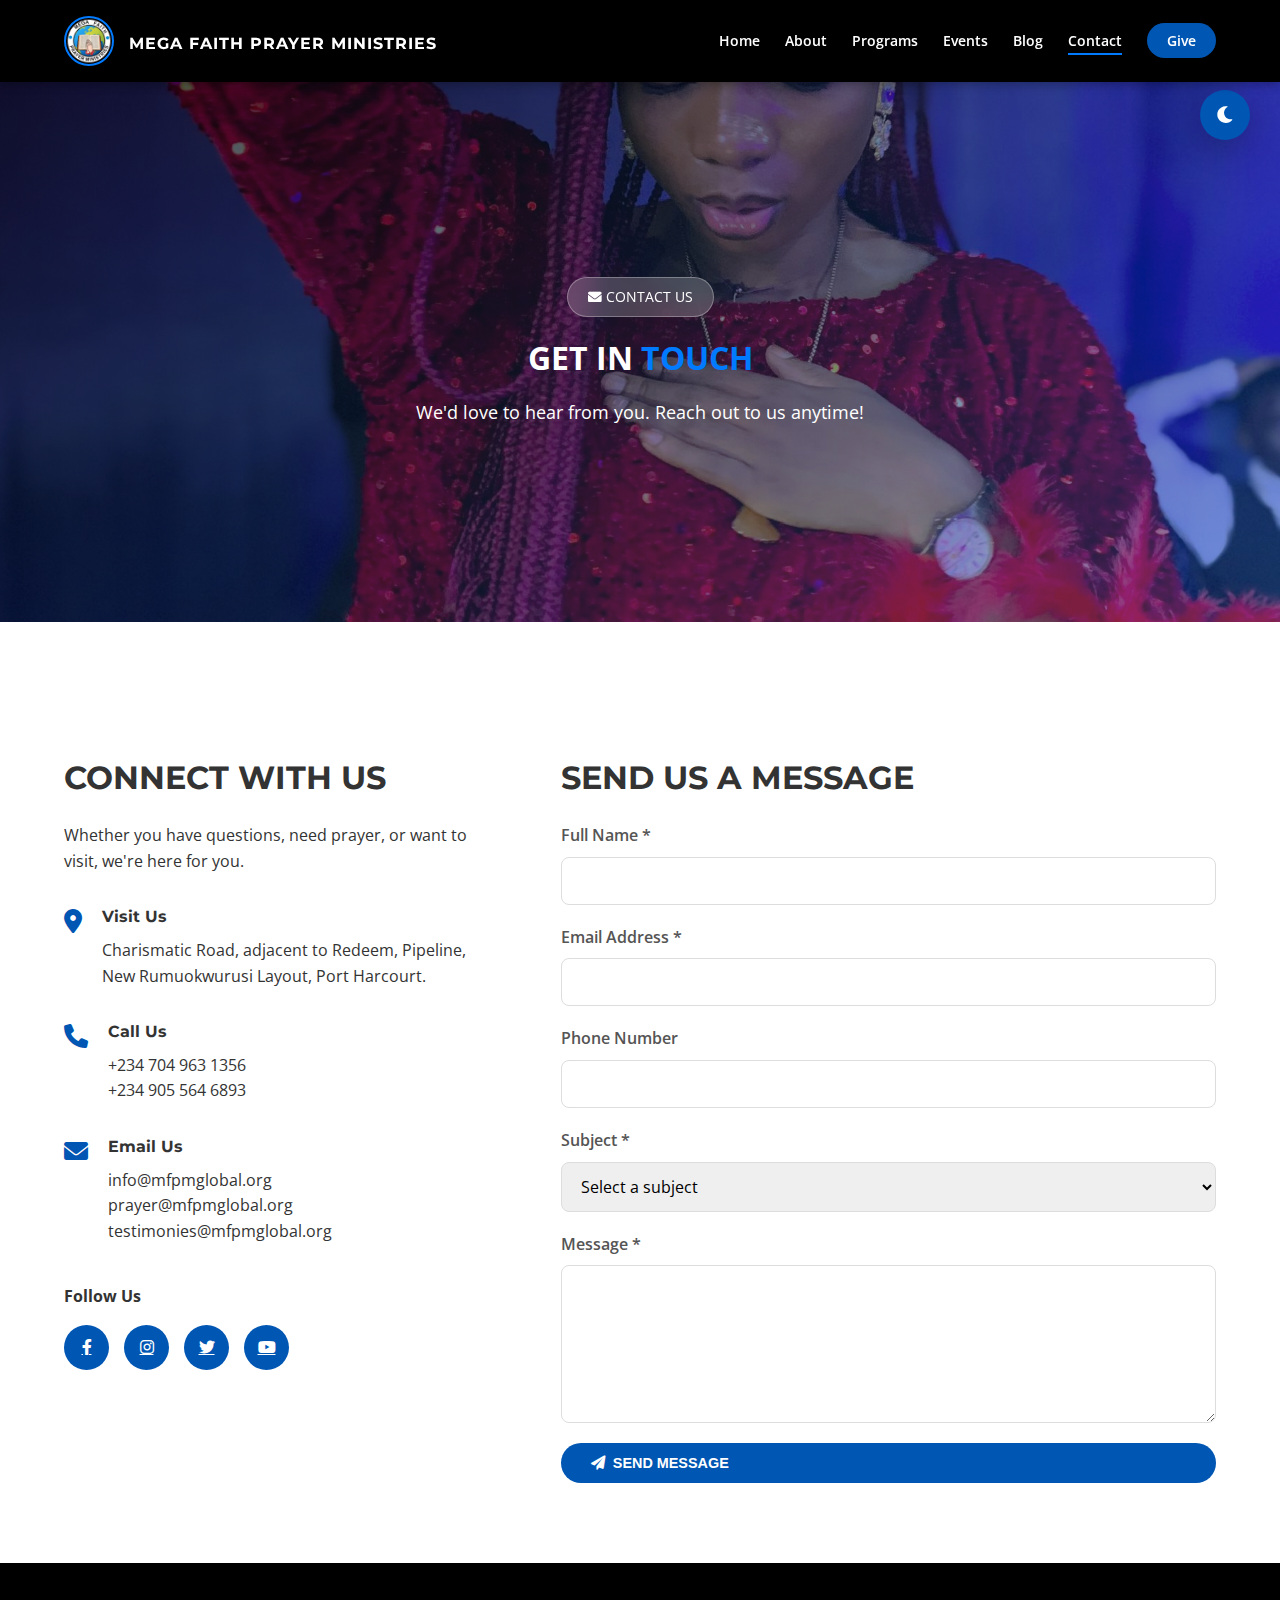
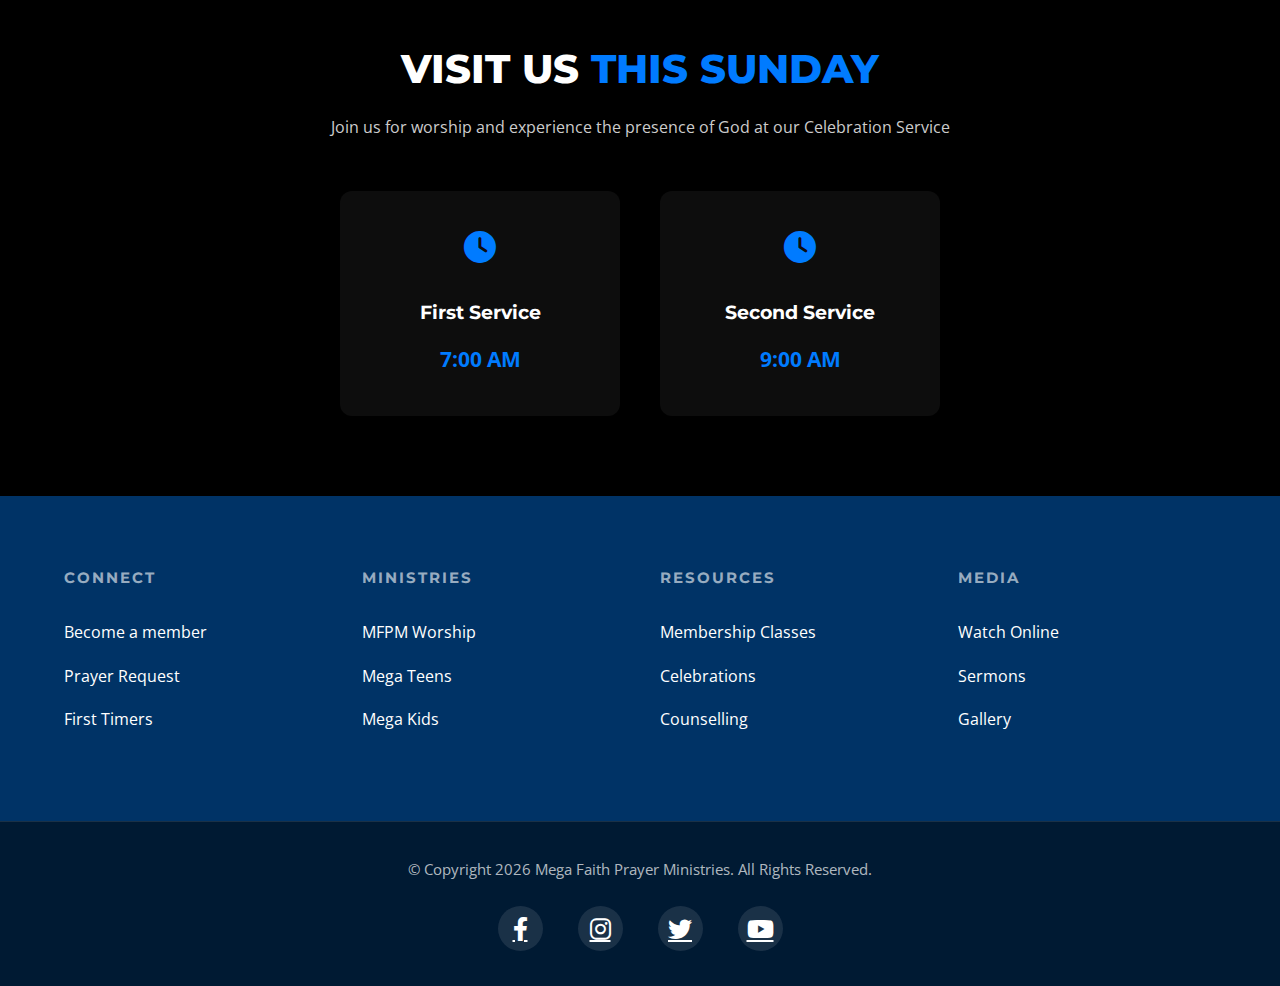
<file: contact.html>
<!DOCTYPE html>
<html lang="en">
<head>
    <meta charset="UTF-8">
    <meta name="viewport" content="width=device-width, initial-scale=1.0">
    <title>Contact Us | Mega Faith Prayer Ministries</title>
    <link rel="stylesheet" href="style.css">
    <link href="https://fonts.googleapis.com/css2?family=Montserrat:wght@400;600;700;800&family=Open+Sans:wght@400;600&display=swap" rel="stylesheet">
    <link rel="stylesheet" href="https://cdnjs.cloudflare.com/ajax/libs/font-awesome/6.0.0/css/all.min.css">
</head>
<body>
    <button class="theme-toggle" id="themeToggle" aria-label="Toggle theme">
        <i class="fas fa-moon"></i>
    </button>

    <nav class="navbar" id="navbar">
        <div class="nav-container">
            <div class="logo">
                <img src="MFPM Logo.png" alt="MFPM Logo" class="logo-img">
                <h2>MEGA FAITH PRAYER MINISTRIES<span class="highlight"></span></h2>
            </div>
            <div class="menu-toggle" id="mobile-menu">
                <span class="bar"></span>
                <span class="bar"></span>
                <span class="bar"></span>
            </div>
            <ul class="nav-list" id="navList">
                <li><a href="index.html">Home</a></li>
                <li><a href="about.html">About</a></li>
                <li><a href="programs.html">Programs</a></li>
                <li><a href="events.html">Events</a></li>
                <li><a href="blog.html">Blog</a></li>
                <li><a href="contact.html" class="active">Contact</a></li>
                <li><a href="give.html" class="btn-nav">Give</a></li>
            </ul>
        </div>
    </nav>

    <header class="hero-small" style="background-image: url('hero-contact.jpg');">
        <div class="overlay"></div>
        <div class="hero-content center-text fade-in">
            <div class="badge"><i class="fas fa-envelope"></i> CONTACT US</div>
            <h1>GET IN <span class="text-blue">TOUCH</span></h1>
            <p class="hero-subtitle-small">We'd love to hear from you. Reach out to us anytime!</p>
        </div>
    </header>

    <section class="section">
        <div class="container">
            <div class="contact-wrapper">
                <div class="contact-info">
                    <h2>CONNECT WITH US</h2>
                    <p>Whether you have questions, need prayer, or want to visit, we're here for you.</p>

                    <div class="info-item">
                        <i class="fas fa-map-marker-alt"></i>
                        <div>
                            <h4>Visit Us</h4>
                            <p>Charismatic Road, adjacent to Redeem, Pipeline, New Rumuokwurusi Layout, Port Harcourt.</p>
                        </div>
                    </div>

                    <div class="info-item">
                        <i class="fas fa-phone"></i>
                        <div>
                            <h4>Call Us</h4>
                            <p>+234 704 963 1356</p>
                            <p>+234 905 564 6893</p>
                        </div>
                    </div>

                    <div class="info-item">
                        <i class="fas fa-envelope"></i>
                        <div>
                            <h4>Email Us</h4>
                            <p>info@mfpmglobal.org</p>
                            <p>prayer@mfpmglobal.org</p>
                            <p>testimonies@mfpmglobal.org</p>
                        </div>
                    </div>

                    <div class="social-links">
                        <h4>Follow Us</h4>
                        <div class="social-icons-contact">
                            <a href="https://www.facebook.com/profile.php?id=61582772900876"><i class="fab fa-facebook-f"></i></a>
                            <a href="#"><i class="fab fa-instagram"></i></a>
                            <a href="#"><i class="fab fa-twitter"></i></a>
                            <a href="#"><i class="fab fa-youtube"></i></a>
                        </div>
                    </div>
                </div>

                <div class="contact-form-container">
                    <h2>SEND US A MESSAGE</h2>
                    <form class="contact-form" id="contactForm">
                        <div class="form-group">
                            <label for="name">Full Name *</label>
                            <input type="text" id="name" name="name" required>
                        </div>

                        <div class="form-group">
                            <label for="email">Email Address *</label>
                            <input type="email" id="email" name="email" required>
                        </div>

                        <div class="form-group">
                            <label for="phone">Phone Number</label>
                            <input type="tel" id="phone" name="phone">
                        </div>

                        <div class="form-group">
                            <label for="subject">Subject *</label>
                            <select id="subject" name="subject" required>
                                <option value="">Select a subject</option>
                                <option value="general">General Inquiry</option>
                                <option value="prayer">Prayer Request</option>
                                <option value="counseling">Counseling</option>
                                <option value="membership">Membership</option>
                                
                 <option value="testimonies">Testimony</option>               
                                <option value="events">Event Registration</option>
                                <option value="other">Other</option>
                            </select>
                        </div>

                        <div class="form-group" id="prayer">
                            <label for="message">Message *</label>
                            <textarea id="message" name="message" rows="6" required></textarea>
                        </div>

                        <button type="submit" class="btn btn-primary-solid">
                            <i class="fas fa-paper-plane"></i> SEND MESSAGE
                        </button>
                    </form>
                </div>
            </div>
        </div>
    </section>

    <section class="section dark-section">
        <div class="container center-text">
            <h2>VISIT US <span class="text-blue">THIS SUNDAY</span></h2>
            <p class="subtitle-light">Join us for worship and experience the presence of God at our Celebration Service</p>
            
            <div class="service-times">
                <div class="service-time-card">
                    <i class="fas fa-clock fa-2x"></i>
                    <h3>First Service</h3>
                    <p>7:00 AM</p>
                </div>
                <div class="service-time-card">
                    <i class="fas fa-clock fa-2x"></i>
                    <h3>Second Service</h3>
                    <p>9:00 AM</p>
                </div>
            </div>
        </div>
    </section>

    <footer class="main-footer">
        <div class="container">
            <div class="footer-grid">
                <div class="footer-col">
                    <h4>CONNECT</h4>
                    <ul>
                        <li><a href="contact.html">Become a member</a></li>
                        <li><a href="contact.html#prayer">Prayer Request</a></li>
                        <li><a href="contact.html">First Timers</a></li>
                    </ul>
                </div>
                <div class="footer-col">
                    <h4>MINISTRIES</h4>
                    <ul>
                        <li><a href="programs.html">MFPM Worship</a></li>
                        <li><a href="programs.html">Mega Teens</a></li>
                        <li><a href="programs.html">Mega Kids</a></li>
                    </ul>
                </div>
                <div class="footer-col">
                    <h4>RESOURCES</h4>
                    <ul>
                        <li><a href="programs.html">Membership Classes</a></li>
                        <li><a href="events.html">Celebrations</a></li>
                        <li><a href="contact.html">Counselling</a></li>
                    </ul>
                </div>
                <div class="footer-col">
                    <h4>MEDIA</h4>
                    <ul>
                        <li><a href="#">Watch Online</a></li>
                        <li><a href="blog.html">Sermons</a></li>
                        <li><a href="events.html">Gallery</a></li>
                    </ul>
                </div>
            </div>
        </div>
        <div class="footer-bottom">
            <div class="container">
                <p>&copy; Copyright 2026 Mega Faith Prayer Ministries. All Rights Reserved.</p>
                <div class="social-icons">
                    <a href="https://www.facebook.com/profile.php?id=61582772900876" aria-label="Facebook"><i class="fab fa-facebook-f"></i></a>
                    <a href="#" aria-label="Instagram"><i class="fab fa-instagram"></i></a>
                    <a href="#" aria-label="Twitter"><i class="fab fa-twitter"></i></a>
                    <a href="#" aria-label="YouTube"><i class="fab fa-youtube"></i></a>
                </div>
            </div>
        </div>
    </footer>

    <script src="script.js"></script>
</body>
</html>
</file>
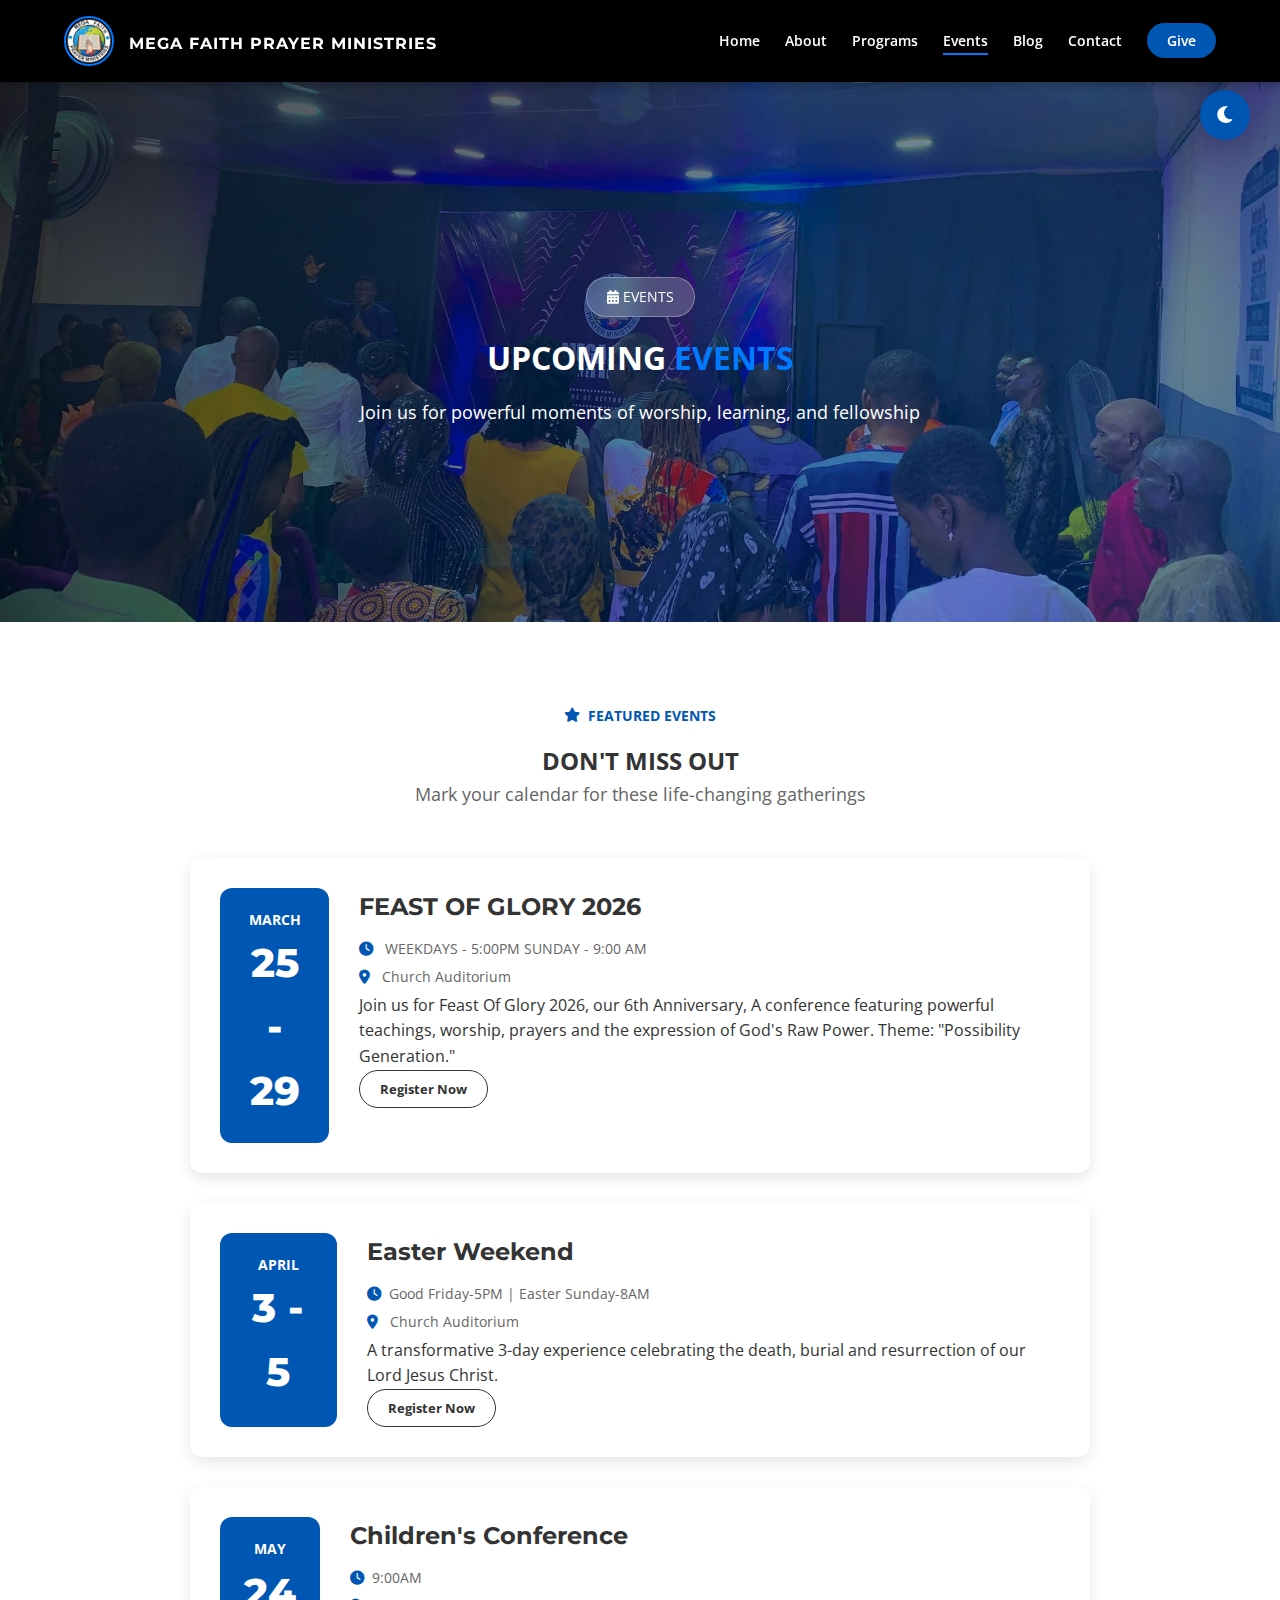
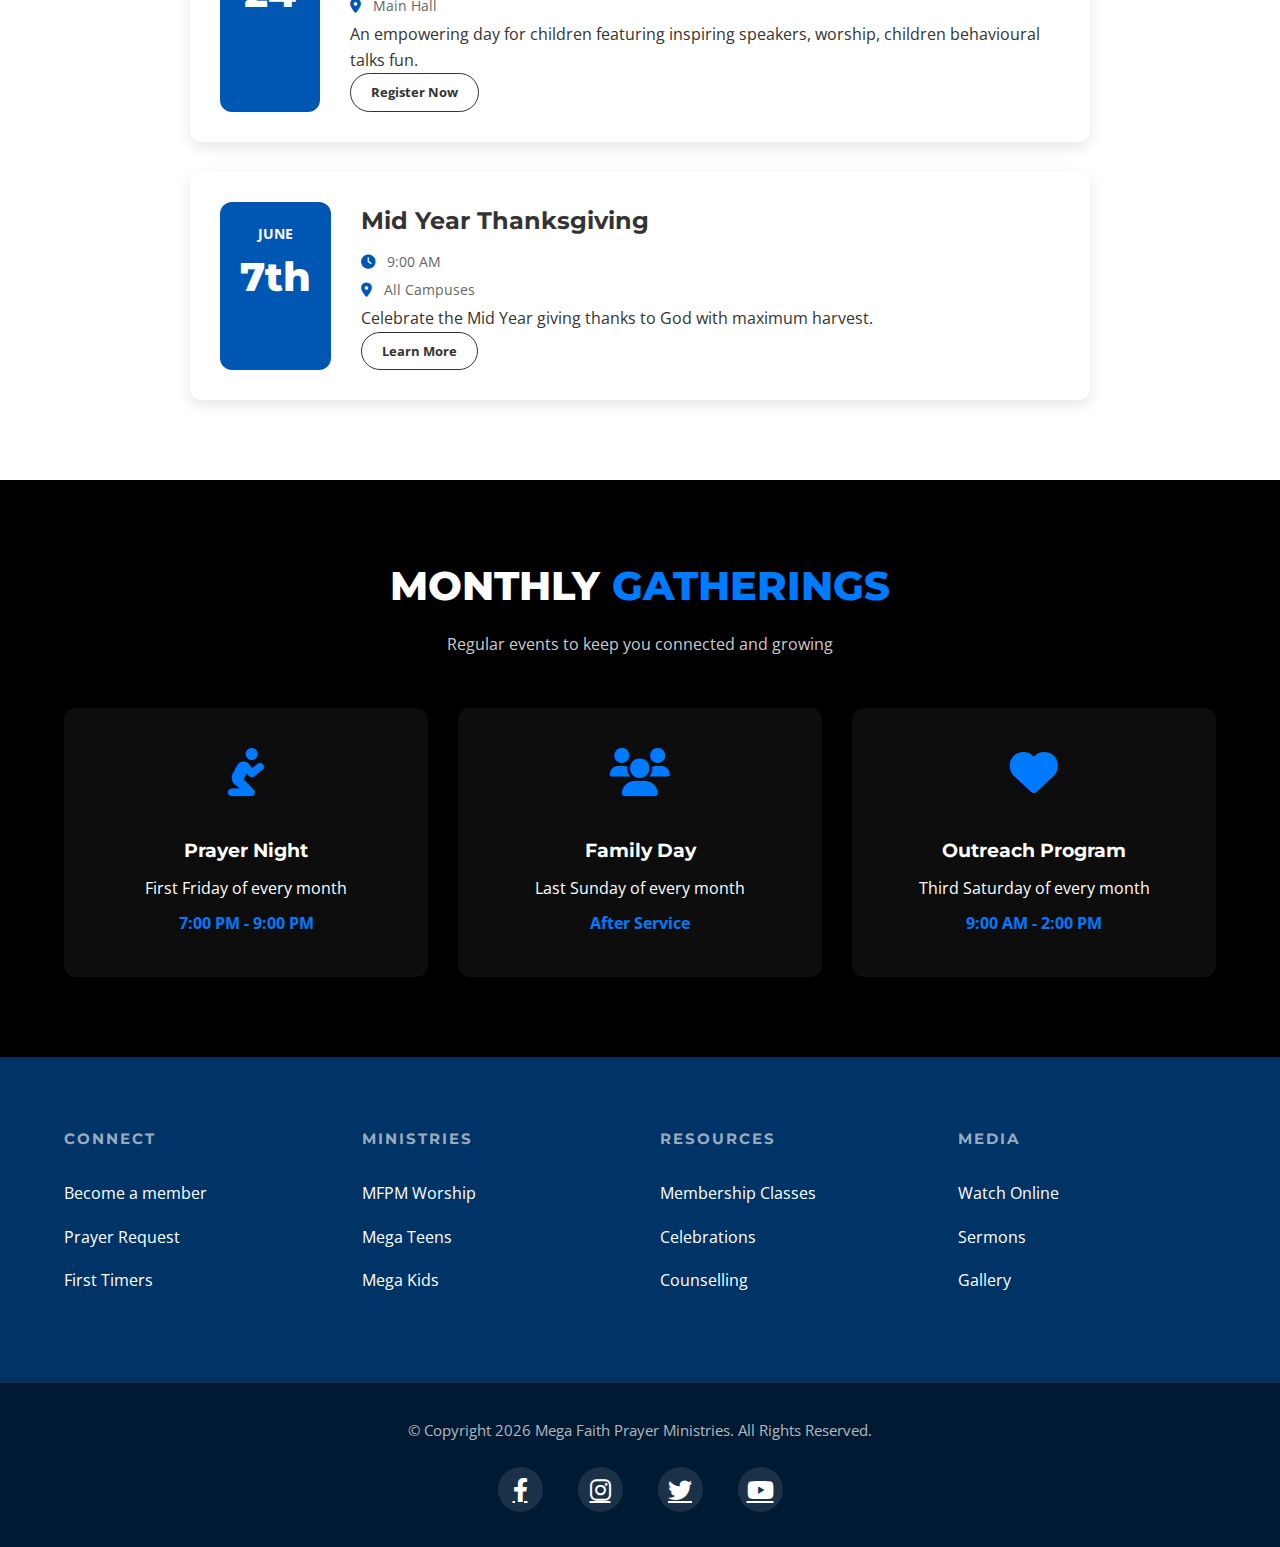
<file: events.html>
<!DOCTYPE html>
<html lang="en">
<head>
    <meta charset="UTF-8">
    <meta name="viewport" content="width=device-width, initial-scale=1.0">
    <title>Events | Mega Faith Prayer Ministries</title>
    <link rel="stylesheet" href="style.css">
    <link href="https://fonts.googleapis.com/css2?family=Montserrat:wght@400;600;700;800&family=Open+Sans:wght@400;600&display=swap" rel="stylesheet">
    <link rel="stylesheet" href="https://cdnjs.cloudflare.com/ajax/libs/font-awesome/6.0.0/css/all.min.css">
</head>
<body>
    <button class="theme-toggle" id="themeToggle" aria-label="Toggle theme">
        <i class="fas fa-moon"></i>
    </button>

    <nav class="navbar" id="navbar">
        <div class="nav-container">
            <div class="logo">
                <img src="MFPM Logo.png" alt="MFPM Logo" class="logo-img">
                <h2>MEGA FAITH PRAYER MINISTRIES<span class="highlight"></span></h2>
            </div>
            <div class="menu-toggle" id="mobile-menu">
                <span class="bar"></span>
                <span class="bar"></span>
                <span class="bar"></span>
            </div>
            <ul class="nav-list" id="navList">
                <li><a href="index.html">Home</a></li>
                <li><a href="about.html">About</a></li>
                <li><a href="programs.html">Programs</a></li>
                <li><a href="events.html" class="active">Events</a></li>
                <li><a href="blog.html">Blog</a></li>
                <li><a href="contact.html">Contact</a></li>
                <li><a href="give.html" class="btn-nav">Give</a></li>
            </ul>
        </div>
    </nav>

    <header class="hero-small" style="background-image: url('hero-events.jpg');">
        <div class="overlay"></div>
        <div class="hero-content center-text fade-in">
            <div class="badge"><i class="fas fa-calendar-alt"></i> EVENTS</div>
            <h1>UPCOMING <span class="text-blue">EVENTS</span></h1>
            <p class="hero-subtitle-small">Join us for powerful moments of worship, learning, and fellowship</p>
        </div>
    </header>

    <section class="section">
        <div class="container">
            <div class="center-text">
                <div class="section-tag"><i class="fas fa-star"></i> FEATURED EVENTS</div>
                <h2>DON'T MISS OUT</h2>
                <p class="subtitle">Mark your calendar for these life-changing gatherings</p>
            </div>

            <div class="events-list">
                <div class="event-card">
                    <div class="event-date">
                        <div class="event-month">MARCH</div>
                        <div class="event-day">25 - 29</div>
                    </div>
                    <div class="event-details">
                        <h3>FEAST OF GLORY 2026</h3>
                        <p class="event-meta"><i class="fas fa-clock"></i> WEEKDAYS - 5:00PM
                        SUNDAY - 9:00 AM</p>
                        <p class="event-meta"><i class="fas fa-map-marker-alt"></i> Church Auditorium</p>
                        <p>Join us for Feast Of Glory 2026, our 6th Anniversary, A conference featuring powerful teachings, worship, prayers and the expression of God's Raw Power.
                        Theme: "Possibility Generation."</p>
                        <a href="contact.html" class="btn btn-small">Register Now</a>
                    </div>
                </div>

                <div class="event-card">
                    <div class="event-date">
                        <div class="event-month">APRIL</div>
                        <div class="event-day">3 - 5</div>
                    </div>
                    <div class="event-details">
                        <h3>Easter Weekend</h3>
                        <p class="event-meta"><i class="fas fa-clock"></i>Good Friday-5PM | Easter Sunday-8AM</p>
                        <p class="event-meta"><i class="fas fa-map-marker-alt"></i> Church Auditorium</p>
                        <p>A transformative 3-day experience celebrating the death, burial and resurrection of our Lord Jesus Christ.</p>
                        <a href="contact.html" class="btn btn-small">Register Now</a>
                    </div>
                </div>

                <div class="event-card">
                    <div class="event-date">
                        <div class="event-month">MAY</div>
                        <div class="event-day">24</div>
                    </div>
                    <div class="event-details">
                        <h3>Children's Conference</h3>
                        <p class="event-meta"><i class="fas fa-clock"></i>9:00AM</p>
                        <p class="event-meta"><i class="fas fa-map-marker-alt"></i> Main Hall</p>
                        <p>An empowering day for children featuring inspiring speakers, worship, children behavioural talks fun.</p>
                        <a href="contact.html" class="btn btn-small">Register Now</a>
                    </div>
                </div>

                <div class="event-card">
                    <div class="event-date">
                        <div class="event-month">JUNE</div>
                        <div class="event-day">7th</div>
                    </div>
                    <div class="event-details">
                        <h3>Mid Year Thanksgiving</h3>
                        <p class="event-meta"><i class="fas fa-clock"></i> 9:00 AM</p>
                        <p class="event-meta"><i class="fas fa-map-marker-alt"></i> All Campuses</p>
                        <p>Celebrate the Mid Year giving thanks to God with maximum harvest.</p>
                        <a href="contact.html" class="btn btn-small">Learn More</a>
                    </div>
                </div>
            </div>
        </div>
    </section>

    <section class="section dark-section">
        <div class="container center-text">
            <h2>MONTHLY <span class="text-blue">GATHERINGS</span></h2>
            <p class="subtitle-light">Regular events to keep you connected and growing</p>

            <div class="monthly-events">
                <div class="monthly-event-card">
                    <i class="fas fa-pray fa-3x"></i>
                    <h3>Prayer Night</h3>
                    <p>First Friday of every month</p>
                    <p class="time">7:00 PM - 9:00 PM</p>
                </div>
                <div class="monthly-event-card">
                    <i class="fas fa-users fa-3x"></i>
                    <h3>Family Day</h3>
                    <p>Last Sunday of every month</p>
                    <p class="time">After Service</p>
                </div>
                <div class="monthly-event-card">
                    <i class="fas fa-heart fa-3x"></i>
                    <h3>Outreach Program</h3>
                    <p>Third Saturday of every month</p>
                    <p class="time">9:00 AM - 2:00 PM</p>
                </div>
            </div>
        </div>
    </section>

    <footer class="main-footer">
        <div class="container">
            <div class="footer-grid">
                <div class="footer-col">
                    <h4>CONNECT</h4>
                    <ul>
                        <li><a href="contact.html">Become a member</a></li>
                        <li><a href="contact.html#prayer">Prayer Request</a></li>
                        <li><a href="contact.html">First Timers</a></li>
                    </ul>
                </div>
                <div class="footer-col">
                    <h4>MINISTRIES</h4>
                    <ul>
                        <li><a href="programs.html">MFPM Worship</a></li>
                        <li><a href="programs.html">Mega Teens</a></li>
                        <li><a href="programs.html">Mega Kids</a></li>
                    </ul>
                </div>
                <div class="footer-col">
                    <h4>RESOURCES</h4>
                    <ul>
                        <li><a href="programs.html">Membership Classes</a></li>
                        <li><a href="events.html">Celebrations</a></li>
                        <li><a href="contact.html">Counselling</a></li>
                    </ul>
                </div>
                <div class="footer-col">
                    <h4>MEDIA</h4>
                    <ul>
                        <li><a href="#">Watch Online</a></li>
                        <li><a href="blog.html">Sermons</a></li>
                        <li><a href="events.html">Gallery</a></li>
                    </ul>
                </div>
            </div>
        </div>
        <div class="footer-bottom">
            <div class="container">
                <p>&copy; Copyright 2026 Mega Faith Prayer Ministries. All Rights Reserved.</p>
                <div class="social-icons">
                    <a href="https://www.facebook.com/profile.php?id=61582772900876" aria-label="Facebook"><i class="fab fa-facebook-f"></i></a>
                    <a href="#" aria-label="Instagram"><i class="fab fa-instagram"></i></a>
                    <a href="#" aria-label="Twitter"><i class="fab fa-twitter"></i></a>
                    <a href="#" aria-label="YouTube"><i class="fab fa-youtube"></i></a>
                </div>
            </div>
        </div>
    </footer>

    <script src="script.js"></script>
</body>
</html>
</file>
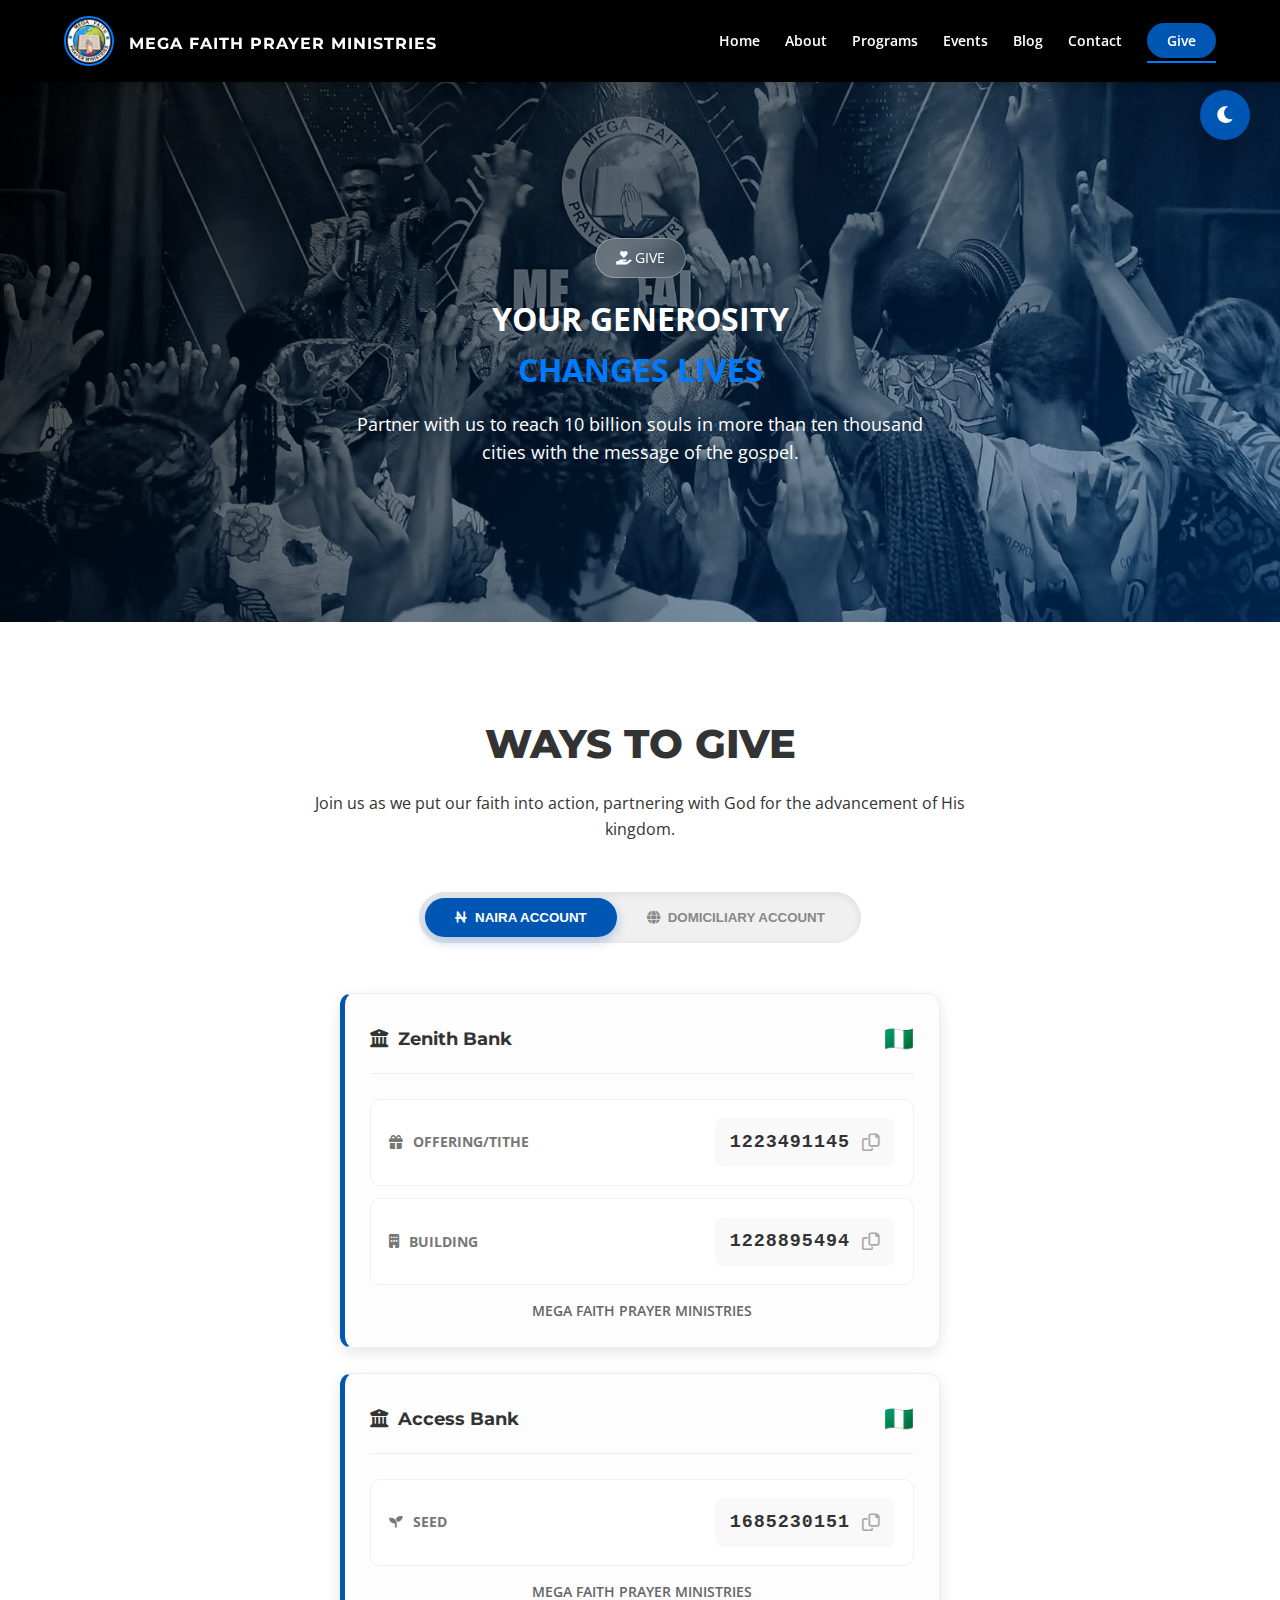
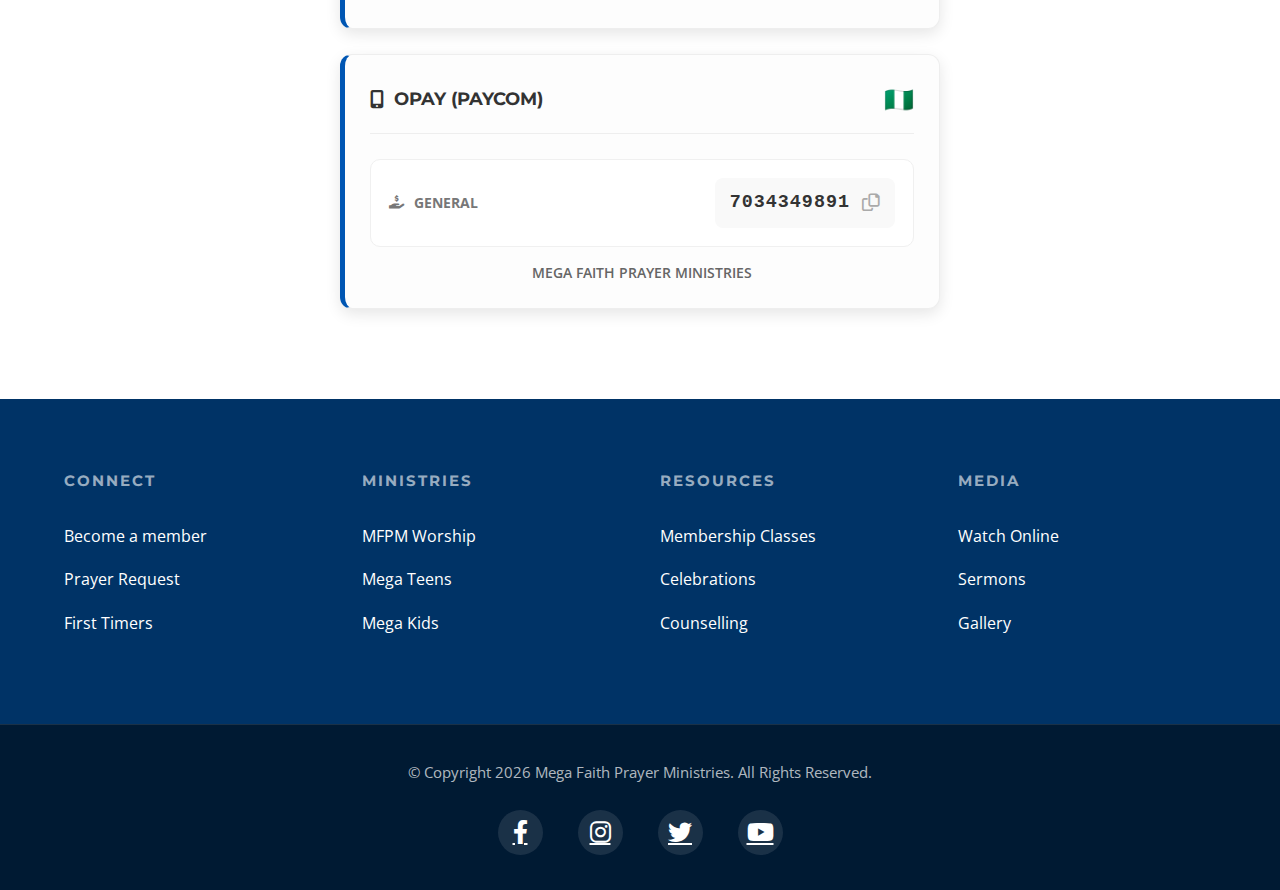
<file: give.html>
<!DOCTYPE html>
<html lang="en">
<head>
    <meta charset="UTF-8">
    <meta name="viewport" content="width=device-width, initial-scale=1.0">
    <title>Give | Mega Faith Prayer Ministries</title>
    <link rel="stylesheet" href="style.css">
    <link href="https://fonts.googleapis.com/css2?family=Montserrat:wght@400;600;700;800&family=Open+Sans:wght@400;600&display=swap" rel="stylesheet">
    <link rel="stylesheet" href="https://cdnjs.cloudflare.com/ajax/libs/font-awesome/6.0.0/css/all.min.css">
</head>
<body>
    <button class="theme-toggle" id="themeToggle" aria-label="Toggle theme">
        <i class="fas fa-moon"></i>
    </button>

    <nav class="navbar" id="navbar">
        <div class="nav-container">
            <div class="logo">
                <img src="MFPM Logo.png" alt="MFPM Logo" class="logo-img">
                <h2>MEGA FAITH PRAYER MINISTRIES<span class="highlight"></span></h2>
            </div>
            <div class="menu-toggle" id="mobile-menu">
                <span class="bar"></span>
                <span class="bar"></span>
                <span class="bar"></span>
            </div>
            <ul class="nav-list" id="navList">
                <li><a href="index.html">Home</a></li>
                <li><a href="about.html">About</a></li>
                <li><a href="programs.html">Programs</a></li>
                <li><a href="events.html">Events</a></li>
                <li><a href="blog.html">Blog</a></li>
                <li><a href="contact.html">Contact</a></li>
                <li><a href="give.html" class="btn-nav active">Give</a></li>
            </ul>
        </div>
    </nav>

    <header class="hero-small" style="background-image: url('hero-give.jpg');">
        <div class="overlay"></div>
        <div class="hero-content center-text fade-in">
            <div class="badge">
                <i class="fas fa-hand-holding-heart"></i> GIVE
            </div>
            <h1>YOUR GENEROSITY <br><span class="text-blue">CHANGES LIVES</span></h1>
            <p class="hero-subtitle-small">Partner with us to reach 10 billion souls in more than ten thousand cities with the message of the gospel.</p>
        </div>
    </header>

    <section class="section giving-body">
        <div class="container">
            <div class="give-intro center-text">
                <h2>WAYS TO GIVE</h2>
                <p>Join us as we put our faith into action, partnering with God for the advancement of His kingdom.</p>
            </div>

            <div class="toggle-container">
                <button class="toggle-btn active" onclick="switchCurrency('naira')" aria-label="Switch to Naira accounts">
                    <i class="fas fa-naira-sign"></i> NAIRA ACCOUNT
                </button>
                <button class="toggle-btn" onclick="switchCurrency('dom')" aria-label="Switch to foreign currency accounts">
                    <i class="fas fa-globe"></i> DOMICILIARY ACCOUNT
                </button>
            </div>

            <div id="naira-view" class="account-view fade-in">
                
                <div class="bank-card">
                    <div class="bank-header">
                        <h3><i class="fas fa-university"></i> Zenith Bank</h3>
                        <span class="flag-icon">🇳🇬</span>
                    </div>
                    
                    <div class="account-row">
                        <span class="account-label">
                            <i class="fas fa-gift"></i> OFFERING/TITHE
                        </span>
                        <div class="copy-box" onclick="copyText('1223491145')" role="button" tabindex="0">
                            <strong>1223491145</strong>
                            <i class="far fa-copy"></i>
                        </div>
                    </div>
                    <div class="account-row">
                        <span class="account-label">
                            <i class="fas fa-building"></i> BUILDING
                        </span>
                        <div class="copy-box" onclick="copyText('1228895494')" role="button" tabindex="0">
                            <strong>1228895494</strong>
                            <i class="far fa-copy"></i>
                        </div>
                    </div>
                    <p class="account-name">MEGA FAITH PRAYER MINISTRIES</p>
                </div>

                <div class="bank-card">
                    <div class="bank-header">
                        <h3><i class="fas fa-university"></i> Access Bank</h3>
                        <span class="flag-icon">🇳🇬</span>
                    </div>
                    <div class="account-row">
                        <span class="account-label">
                            <i class="fas fa-seedling"></i> SEED
                        </span>
                        <div class="copy-box" onclick="copyText('1685230151')" role="button" tabindex="0">
                            <strong>1685230151</strong>
                            <i class="far fa-copy"></i>
                        </div>
                    </div>
                    <p class="account-name">MEGA FAITH PRAYER MINISTRIES</p>
                </div>

                <div class="bank-card">
                    <div class="bank-header">
                        <h3><i class="fas fa-mobile-alt"></i> OPAY (PAYCOM)</h3>
                        <span class="flag-icon">🇳🇬</span>
                    </div>
                    <div class="account-row">
                        <span class="account-label">
                            <i class="fas fa-hand-holding-usd"></i> GENERAL
                        </span>
                        <div class="copy-box" onclick="copyText('7034349891')" role="button" tabindex="0">
                            <strong>7034349891</strong>
                            <i class="far fa-copy"></i>
                        </div>
                    </div>
                    <p class="account-name">MEGA FAITH PRAYER MINISTRIES</p>
                </div>

            </div>

            <div id="dom-view" class="account-view" style="display: none;">
                
                <div class="bank-card">
                    <div class="bank-header">
                        <h3><i class="fas fa-globe"></i> Stanbic IBTC Bank</h3>
                        <span class="international-badge">
                            <i class="fas fa-plane"></i> International
                        </span>
                    </div>
                    <div class="account-info">
                        <p><strong>Sort Code:</strong> 80892</p>
                        <p><strong>Account Name:</strong> MEGA FAITH PRAYER MINISTRIES</p>
                    </div>

                    <div class="account-row">
                        <span class="account-label">
                            <span class="circle-icon"><i class="fas fa-dollar-sign"></i></span> USD ACCOUNT
                        </span>
                        <div class="copy-box" onclick="copyText('0064035072')" role="button" tabindex="0">
                            <strong>0064035072</strong>
                            <i class="far fa-copy"></i>
                        </div>
                    </div>

                    <div class="account-row">
                        <span class="account-label">
                            <span class="circle-icon-purple"><i class="fas fa-pound-sign"></i></span> GBP ACCOUNT
                        </span>
                        <div class="copy-box" onclick="copyText('0067017121')" role="button" tabindex="0">
                            <strong>0067017121</strong>
                            <i class="far fa-copy"></i>
                        </div>
                    </div>

                    <div class="account-row">
                        <span class="account-label">
                            <span class="circle-icon-blue"><i class="fas fa-euro-sign"></i></span> EURO ACCOUNT
                        </span>
                        <div class="copy-box" onclick="copyText('0067017138')" role="button" tabindex="0">
                            <strong>0067017138</strong>
                            <i class="far fa-copy"></i>
                        </div>
                    </div>
                </div>

            </div>

        </div>
    </section>

    <footer class="main-footer">
        <div class="container">
            <div class="footer-grid">
                <div class="footer-col">
                    <h4>CONNECT</h4>
                    <ul>
                        <li><a href="contact.html">Become a member</a></li>
                        <li><a href="contact.html#prayer">Prayer Request</a></li>
                        <li><a href="contact.html">First Timers</a></li>
                    </ul>
                </div>
                <div class="footer-col">
                    <h4>MINISTRIES</h4>
                    <ul>
                        <li><a href="programs.html">MFPM Worship</a></li>
                        <li><a href="programs.html">Mega Teens</a></li>
                        <li><a href="programs.html">Mega Kids</a></li>
                    </ul>
                </div>
                <div class="footer-col">
                    <h4>RESOURCES</h4>
                    <ul>
                        <li><a href="programs.html">Membership Classes</a></li>
                        <li><a href="events.html">Celebrations</a></li>
                        <li><a href="contact.html">Counselling</a></li>
                    </ul>
                </div>
                <div class="footer-col">
                    <h4>MEDIA</h4>
                    <ul>
                        <li><a href="#">Watch Online</a></li>
                        <li><a href="blog.html">Sermons</a></li>
                        <li><a href="events.html">Gallery</a></li>
                    </ul>
                </div>
            </div>
        </div>
        <div class="footer-bottom">
            <div class="container">
                <p>&copy; Copyright 2026 Mega Faith Prayer Ministries. All Rights Reserved.</p>
                <div class="social-icons">
                    <a href="https://www.facebook.com/profile.php?id=61582772900876" aria-label="Facebook"><i class="fab fa-facebook-f"></i></a>
                    <a href="#" aria-label="Instagram"><i class="fab fa-instagram"></i></a>
                    <a href="#" aria-label="Twitter"><i class="fab fa-twitter"></i></a>
                    <a href="#" aria-label="YouTube"><i class="fab fa-youtube"></i></a>
                </div>
            </div>
        </div>
    </footer>

    <script src="script.js"></script>
</body>
</html>
</file>
<file: style.css>
/* ========================================
       CSS Variables & Reset
       ======================================== */
    :root {
        --primary-blue: #0056b3;
        --accent-blue: #007bff;
        --light-blue-bg: #e6f0ff;
        --dark-bg: #0a0a0a;
        --text-dark: #333;
        --text-light: #fff;
        --font-main: 'Montserrat', sans-serif;
        --font-body: 'Open Sans', sans-serif;
        --transition: all 0.3s ease;
        --shadow: 0 5px 15px rgba(0,0,0,0.1);
        --shadow-lg: 0 10px 30px rgba(0,0,0,0.2);
    }
    
    [data-theme="dark"] {
        --text-dark: #e0e0e0;
        --bg-light: #1a1a1a;
        --card-bg: #2a2a2a;
        --primary-blue: #3d8bfd;
        --accent-blue: #0d6efd;
    }
    
    * {
        margin: 0;
        padding: 0;
        box-sizing: border-box;
    }
    
    html {
        scroll-behavior: smooth;
    }
    
    body {
        font-family: var(--font-body);
        line-height: 1.6;
        color: var(--text-dark);
        overflow-x: hidden;
        transition: background-color 0.3s ease, color 0.3s ease;
    }
    
    [data-theme="dark"] body {
        background-color: #121212;
        color: #e0e0e0;
    }
    
    /* ========================================
       Utilities
       ======================================== */
    .container {
        width: 90%;
        max-width: 1200px;
        margin: 0 auto;
    }
    
    .text-blue { color: var(--accent-blue); }
    .text-blue-dark { color: var(--primary-blue); }
    .center-text { text-align: center; }
    .uppercase { text-transform: uppercase; }
    
    /* ========================================
       Theme Toggle Button
       ======================================== */
    .theme-toggle {
        position: fixed;
        top: 90px;
        right: 30px;
        z-index: 999;
        width: 50px;
        height: 50px;
        border-radius: 50%;
        border: none;
        background: var(--primary-blue);
        color: white;
        cursor: pointer;
        box-shadow: var(--shadow-lg);
        transition: var(--transition);
        display: flex;
        align-items: center;
        justify-content: center;
        font-size: 1.2rem;
    }
    
    .theme-toggle:hover {
        transform: scale(1.1) rotate(15deg);
        background: var(--accent-blue);
    }
    
    /* ========================================
       Navbar
       ======================================== */
    .navbar {
        background: #000;
        position: sticky;
        top: 0;
        z-index: 1000;
        box-shadow: 0 2px 10px rgba(0,0,0,0.3);
        transition: var(--transition);
    }
    
    [data-theme="dark"] .navbar {
        background: #1a1a1a;
    }
    
    .nav-container {
        display: flex;
        justify-content: space-between;
        align-items: center;
        padding: 1rem 5%;
    }
    
    .logo {
        display: flex;
        align-items: center;
        gap: 15px;
    }
    
    .logo-img {
        width: 50px;
        height: 50px;
        border-radius: 50%;
        object-fit: cover;
        border: 2px solid var(--accent-blue);
    }
    
    .logo h2 {
        color: white;
        font-family: var(--font-main);
        font-size: 1rem;
        letter-spacing: 1px;
        font-weight: 700;
    }
    
    .highlight {
        color: var(--accent-blue);
        font-size: 1.5rem;
        margin-left: 5px;
    }
    
    .nav-list {
        list-style: none;
        display: flex;
        align-items: center;
        gap: 25px;
    }
    
    .nav-list a {
        color: white;
        text-decoration: none;
        font-weight: 600;
        font-size: 0.9rem;
        transition: var(--transition);
        position: relative;
    }
    
    .nav-list a::after {
        content: '';
        position: absolute;
        bottom: -5px;
        left: 0;
        width: 0;
        height: 2px;
        background: var(--accent-blue);
        transition: width 0.3s ease;
    }
    
    .nav-list a:hover::after,
    .nav-list a.active::after {
        width: 100%;
    }
    
    .btn-nav {
        background: var(--primary-blue);
        padding: 8px 20px;
        border-radius: 25px;
    }
    
    .btn-nav:hover {
        background: var(--accent-blue);
        transform: translateY(-2px);
    }
    
    .menu-toggle {
        display: none;
        flex-direction: column;
        cursor: pointer;
        gap: 5px;
    }
    
    .bar {
        height: 3px;
        width: 25px;
        background: white;
        transition: var(--transition);
    }
    
    /* ========================================
       Hero Section
       ======================================== */
    .hero {
        height: 90vh;
        background-size: cover;
        background-position: center;
        background-repeat: no-repeat;
        position: relative;
        display: flex;
        align-items: center;
        justify-content: center;
        text-align: center;
    }
    
    .overlay {
        position: absolute;
        top: 0;
        left: 0;
        width: 100%;
        height: 100%;
        background: linear-gradient(135deg, rgba(0, 0, 0, 0.7), rgba(0, 86, 179, 0.4));
    }
    
    .hero-content {
        position: relative;
        z-index: 2;
        color: white;
        max-width: 900px;
        padding: 20px;
    }
    
    .hero h1 {
        font-family: var(--font-main);
        font-size: 3.5rem;
        font-weight: 800;
        text-transform: uppercase;
        line-height: 1.1;
        margin: 20px 0;
        text-shadow: 2px 2px 10px rgba(0,0,0,0.5);
    }
    
    .hero-subtitle {
        font-size: 1.2rem;
        margin-top: 15px;
        opacity: 0.95;
    }
    
    .badge {
        background: rgba(255,255,255,0.2);
        display: inline-block;
        padding: 8px 20px;
        border-radius: 25px;
        font-size: 0.85rem;
        margin-bottom: 15px;
        backdrop-filter: blur(10px);
        border: 1px solid rgba(255,255,255,0.3);
    }
    
    .cta-buttons {
        margin-top: 35px;
        display: flex;
        gap: 15px;
        justify-content: center;
        flex-wrap: wrap;
    }
    
    .scroll-indicator {
        position: absolute;
        bottom: 30px;
        left: 50%;
        transform: translateX(-50%);
        animation: bounce 2s infinite;
    }
    
    .scroll-indicator i {
        font-size: 2rem;
        color: white;
        opacity: 0.7;
    }
    
    @keyframes bounce {
        0%, 20%, 50%, 80%, 100% { transform: translateX(-50%) translateY(0); }
        40% { transform: translateX(-50%) translateY(-10px); }
        60% { transform: translateX(-50%) translateY(-5px); }
    }
    
    /* ========================================
       Hero Small (Sub-pages)
       ======================================== */
    .hero-small {
        height: 60vh;
        background-size: cover;
        background-position: center;
        background-repeat: no-repeat;
        position: relative;
        display: flex;
        align-items: center;
        justify-content: center;
        color: white;
    }
    
    .hero-subtitle-small {
        font-size: 1.1rem;
        margin-top: 15px;
        max-width: 600px;
    }
    
    /* ========================================
       Buttons
       ======================================== */
    .btn {
        padding: 12px 30px;
        border-radius: 30px;
        text-decoration: none;
        font-weight: 700;
        font-size: 0.9rem;
        display: inline-flex;
        align-items: center;
        gap: 8px;
        transition: var(--transition);
        cursor: pointer;
        border: none;
    }
    
    .btn-primary {
        background: white;
        color: #000;
    }
    
    .btn-primary:hover {
        background: var(--accent-blue);
        color: white;
        transform: translateY(-3px);
        box-shadow: var(--shadow-lg);
    }
    
    .btn-outline {
        border: 2px solid white;
        color: white;
        background: transparent;
    }
    
    .btn-outline:hover {
        background: white;
        color: #000;
    }
    
    .btn-outline-light {
        border: 2px solid rgba(255,255,255,0.5);
        color: white;
        background: transparent;
        margin-top: 20px;
    }
    
    .btn-outline-light:hover {
        background: rgba(255,255,255,0.2);
        border-color: white;
    }
    
    .btn-small {
        border: 1px solid #333;
        color: #333;
        padding: 8px 20px;
        font-size: 0.8rem;
    }
    
    .btn-small:hover {
        background: var(--primary-blue);
        color: white;
        border-color: var(--primary-blue);
    }
    
    .btn-white {
        background: white;
        color: #333;
        box-shadow: var(--shadow);
    }
    
    .btn-white:hover {
        transform: translateY(-3px);
        box-shadow: var(--shadow-lg);
    }
    
    .btn-primary-solid {
        background: var(--primary-blue);
        color: white;
    }
    
    .btn-primary-solid:hover {
        background: var(--accent-blue);
        transform: translateY(-3px);
    }
    
    /* ========================================
       Sections General
       ======================================== */
    .section {
        padding: 80px 0;
    }
    
    [data-theme="dark"] .section:not(.dark-section):not(.black-section):not(.newsletter-section):not(.giving-section):not(.stats-section) {
        background: #121212;
    }
    
    .section-tag {
        color: var(--primary-blue);
        font-weight: 700;
        font-size: 0.9rem;
        margin-bottom: 15px;
        display: inline-flex;
        align-items: center;
        gap: 8px;
    }
    
    .welcome h2,
    .ministry-header h2 {
        font-family: var(--font-main);
        font-size: 2.8rem;
        margin-bottom: 20px;
        font-weight: 800;
    }
    
    .subtitle {
        font-size: 1.1rem;
        color: #666;
        max-width: 700px;
        margin: 0 auto 40px;
    }
    
    [data-theme="dark"] .subtitle {
        color: #999;
    }
    
    /* ========================================
       Large Card
       ======================================== */
    .card-large {
        height: 500px;
        background-size: cover;
        background-position: center;
        border-radius: 15px;
        position: relative;
        display: flex;
        align-items: flex-end;
        overflow: hidden;
        margin-top: 40px;
        transition: var(--transition);
    }
    
    .card-large:hover {
        transform: scale(1.02);
        box-shadow: var(--shadow-lg);
    }
    
    .card-overlay {
        position: absolute;
        top: 0;
        left: 0;
        width: 100%;
        height: 100%;
        background: linear-gradient(to top, rgba(0,0,0,0.85), transparent);
    }
    
    .card-content {
        position: relative;
        z-index: 2;
        padding: 40px;
        color: white;
    }
    
    .card-subtitle {
        font-size: 0.85rem;
        opacity: 0.9;
        text-transform: uppercase;
        letter-spacing: 2px;
        display: block;
        margin-bottom: 10px;
    }
    
    .card-content h3 {
        font-size: 2.5rem;
        margin: 10px 0;
        font-family: var(--font-main);
        font-weight: 800;
    }
    
    .card-content p {
        margin: 15px 0;
        opacity: 0.9;
    }
    
    .arrow-link {
        color: white;
        text-decoration: none;
        font-weight: 700;
        display: inline-flex;
        align-items: center;
        gap: 10px;
        transition: var(--transition);
    }
    
    .arrow-link:hover {
        gap: 15px;
    }
    
    /* ========================================
       Dark Sections
       ======================================== */
    .dark-section {
        background: #000;
        color: white;
    }
    
    .badge-dark {
        background: #222;
        padding: 8px 20px;
        border-radius: 25px;
        display: inline-block;
        margin-bottom: 25px;
        font-size: 0.85rem;
    }
    
    .subtitle-light {
        color: #ccc;
        margin-top: 20px;
        max-width: 700px;
        margin-left: auto;
        margin-right: auto;
    }
    
    .dark-section h2 {
        font-family: var(--font-main);
        font-size: 2.5rem;
        line-height: 1.3;
        font-weight: 800;
    }
    
    /* ========================================
       Black Section (Pastor)
       ======================================== */
    .black-section {
        background: #050505;
        color: white;
    }
    
    .logo-icon {
        margin-bottom: 30px;
    }
    
    .logo-icon p {
        margin-top: 10px;
        font-size: 0.9rem;
        letter-spacing: 2px;
    }
    
    .pastor-content {
        margin-top: 50px;
        display: flex;
        flex-direction: column;
        align-items: center;
        gap: 40px;
    }
    
    .pastor-img-container {
        width: 100%;
        max-width: 450px;
    }
    
    .pastor-img {
        width: 100%;
        border-radius: 10px;
        filter: grayscale(100%);
        transition: var(--transition);
        box-shadow: var(--shadow-lg);
    }
    
    .pastor-img:hover {
        filter: grayscale(0%);
        transform: scale(1.02);
    }
    
    .pastor-text {
        max-width: 650px;
        text-align: center;
        color: #bbb;
    }
    
    .pastor-text p {
        font-size: 1.05rem;
        line-height: 1.8;
        margin-bottom: 25px;
    }
    
    /* ========================================
       Ministries Section
       ======================================== */
    .ministries {
        background: #fafafa;
        overflow: hidden;
    }
    
    [data-theme="dark"] .ministries {
        background: #1a1a1a;
    }
    
    .ministry-header {
        text-align: center;
        margin-bottom: 50px;
    }
    
    .small-title {
        font-size: 0.85rem;
        letter-spacing: 3px;
        font-weight: 700;
        margin-bottom: 15px;
        color: var(--primary-blue);
    }
    
    .scroll-container {
        display: flex;
        overflow-x: auto;
        padding: 20px 5%;
        gap: 25px;
        scrollbar-width: thin;
        scrollbar-color: var(--primary-blue) #f0f0f0;
    }
    
    .scroll-container::-webkit-scrollbar {
        height: 8px;
    }
    
    .scroll-container::-webkit-scrollbar-track {
        background: #f0f0f0;
    }
    
    .scroll-container::-webkit-scrollbar-thumb {
        background: var(--primary-blue);
        border-radius: 10px;
    }
    
    .scroll-card {
        min-width: 300px;
        cursor: pointer;
        transition: var(--transition);
    }
    
    .scroll-card:hover {
        transform: translateY(-10px);
    }
    
    .scroll-card img {
        width: 100%;
        height: 380px;
        object-fit: cover;
        border-radius: 12px;
        margin-bottom: 20px;
        box-shadow: var(--shadow);
    }
    
    .scroll-text h3 {
        font-size: 1.2rem;
        font-weight: 700;
        margin-bottom: 5px;
        font-family: var(--font-main);
    }
    
    .scroll-text p {
        color: #666;
        font-size: 0.95rem;
    }
    
    [data-theme="dark"] .scroll-text p {
        color: #999;
    }
    
    /* ========================================
       Giving Section
       ======================================== */
    .giving-section {
        background: var(--light-blue-bg);
        padding: 100px 0;
    }
    
    [data-theme="dark"] .giving-section {
        background: linear-gradient(135deg, #1a237e, #0d47a1);
    }
    
    .giving-section h2 {
        font-family: var(--font-main);
        font-size: 2.8rem;
        font-weight: 800;
        margin-bottom: 15px;
    }
    
    .giving-section p {
        font-size: 1.1rem;
        color: #555;
        margin-bottom: 35px;
    }
    
    [data-theme="dark"] .giving-section p {
        color: #e0e0e0;
    }
    
    .button-stack {
        display: flex;
        flex-direction: column;
        gap: 15px;
        align-items: center;
        max-width: 350px;
        margin: 0 auto;
    }
    
    .button-stack .btn {
        width: 100%;
        justify-content: center;
    }
    
    /* ========================================
       Newsletter Section
       ======================================== */
    .newsletter-section {
        background: var(--primary-blue);
        color: white;
        padding: 90px 0;
    }
    
    .spacing-wide {
        letter-spacing: 4px;
        font-weight: 800;
        margin-bottom: 25px;
        font-family: var(--font-main);
    }
    
    .newsletter-section .subtitle-light {
        max-width: 650px;
        margin: 0 auto 45px auto;
        font-size: 1.05rem;
    }
    
    .newsletter-form {
        display: flex;
        gap: 15px;
        max-width: 550px;
        margin: 0 auto;
    }
    
    .newsletter-form input {
        flex: 1;
        padding: 15px 25px;
        border-radius: 30px;
        border: none;
        outline: none;
        font-family: var(--font-body);
        font-size: 1rem;
    }
    
    .newsletter-form button {
        border: none;
        cursor: pointer;
    }
    
    .footer-logo-container {
        margin-top: 70px;
        opacity: 0.85;
    }
    
    .footer-logo-container h2 {
        font-family: var(--font-main);
        font-size: 1.8rem;
    }
    
    .small-text {
        font-style: italic;
        font-size: 0.9rem;
        margin-top: 5px;
    }
    
    /* ========================================
       Main Footer
       ======================================== */
    .main-footer {
        background: #003366;
        color: white;
        padding-top: 70px;
    }
    
    .footer-grid {
        display: grid;
        grid-template-columns: repeat(4, 1fr);
        gap: 40px;
        padding-bottom: 70px;
    }
    
    .footer-col h4 {
        color: rgba(255,255,255,0.6);
        font-size: 0.95rem;
        letter-spacing: 2px;
        margin-bottom: 30px;
        text-transform: uppercase;
        font-family: var(--font-main);
    }
    
    .footer-col ul {
        list-style: none;
    }
    
    .footer-col ul li {
        margin-bottom: 18px;
    }
    
    .footer-col ul li a {
        color: white;
        text-decoration: none;
        font-size: 1rem;
        transition: var(--transition);
        display: inline-block;
    }
    
    .footer-col ul li a:hover {
        color: var(--accent-blue);
        padding-left: 8px;
    }
    
    /* ========================================
       Footer Bottom
       ======================================== */
    .footer-bottom {
        background: #001a33;
        padding: 35px 0;
        border-top: 1px solid rgba(255,255,255,0.1);
        text-align: center;
    }
    
    .footer-bottom p {
        color: rgba(255,255,255,0.7);
        font-size: 0.95rem;
        margin-bottom: 25px;
    }
    
    .social-icons {
        display: flex;
        justify-content: center;
        gap: 35px;
    }
    
    .social-icons a {
        color: white;
        font-size: 1.5rem;
        transition: var(--transition);
        width: 45px;
        height: 45px;
        border-radius: 50%;
        display: flex;
        align-items: center;
        justify-content: center;
        background: rgba(255,255,255,0.1);
    }
    
    .social-icons a:hover {
        color: var(--accent-blue);
        transform: translateY(-5px);
        background: rgba(255,255,255,0.2);
    }
    
    /* ========================================
       Give Page Styles
       ======================================== */
    .giving-body {
        padding: 90px 0;
    }
    
    .give-intro {
        max-width: 650px;
        margin: 0 auto 50px auto;
    }
    
    .give-intro h2 {
        font-family: var(--font-main);
        font-size: 2.5rem;
        font-weight: 800;
        margin-bottom: 15px;
    }
    
    .toggle-container {
        display: flex;
        background: #f0f0f0;
        width: fit-content;
        margin: 0 auto 50px auto;
        border-radius: 50px;
        padding: 6px;
        box-shadow: inset 0 2px 8px rgba(0,0,0,0.08);
    }
    
    [data-theme="dark"] .toggle-container {
        background: #2a2a2a;
    }
    
    .toggle-btn {
        padding: 12px 30px;
        border-radius: 40px;
        border: none;
        background: transparent;
        cursor: pointer;
        font-weight: 700;
        color: #888;
        transition: var(--transition);
        display: flex;
        align-items: center;
        gap: 8px;
    }
    
    .toggle-btn.active {
        background: var(--primary-blue);
        color: white;
        box-shadow: 0 4px 12px rgba(0, 86, 179, 0.3);
    }
    
    .account-view {
        max-width: 600px;
        margin: 0 auto;
        display: flex;
        flex-direction: column;
        gap: 25px;
    }
    
    .bank-card {
        background: #fdfdfd;
        border: 1px solid #eee;
        border-radius: 12px;
        padding: 25px;
        box-shadow: var(--shadow);
        border-left: 5px solid var(--primary-blue);
        transition: var(--transition);
    }
    
    [data-theme="dark"] .bank-card {
        background: #2a2a2a;
        border-color: #3a3a3a;
    }
    
    .bank-card:hover {
        transform: translateY(-5px);
        box-shadow: var(--shadow-lg);
    }
    
    .bank-header {
        display: flex;
        justify-content: space-between;
        align-items: center;
        margin-bottom: 25px;
        padding-bottom: 15px;
        border-bottom: 1px solid #eee;
    }
    
    [data-theme="dark"] .bank-header {
        border-bottom-color: #3a3a3a;
    }
    
    .bank-header h3 {
        font-size: 1.15rem;
        color: #333;
        display: flex;
        align-items: center;
        gap: 10px;
        font-family: var(--font-main);
    }
    
    [data-theme="dark"] .bank-header h3 {
        color: #e0e0e0;
    }
    
    .flag-icon {
        font-size: 1.5rem;
    }
    
    .international-badge {
        background: var(--primary-blue);
        color: white;
        padding: 5px 15px;
        border-radius: 20px;
        font-size: 0.75rem;
        display: flex;
        align-items: center;
        gap: 5px;
    }
    
    .account-info {
        background: #f9f9f9;
        padding: 15px;
        border-radius: 8px;
        margin-bottom: 20px;
        font-size: 0.9rem;
    }
    
    [data-theme="dark"] .account-info {
        background: #1a1a1a;
    }
    
    .account-info p {
        margin-bottom: 8px;
    }
    
    .account-row {
        background: white;
        border: 1px solid #f0f0f0;
        padding: 18px;
        border-radius: 10px;
        margin-bottom: 12px;
        display: flex;
        justify-content: space-between;
        align-items: center;
        flex-wrap: wrap;
        gap: 15px;
    }
    
    [data-theme="dark"] .account-row {
        background: #1a1a1a;
        border-color: #3a3a3a;
    }
    
    .account-label {
        font-size: 0.85rem;
        font-weight: 700;
        color: #777;
        text-transform: uppercase;
        display: flex;
        align-items: center;
        gap: 10px;
    }
    
    [data-theme="dark"] .account-label {
        color: #999;
    }
    
    .copy-box {
        display: flex;
        align-items: center;
        gap: 12px;
        cursor: pointer;
        background: #f9f9f9;
        padding: 10px 15px;
        border-radius: 8px;
        transition: var(--transition);
    }
    
    [data-theme="dark"] .copy-box {
        background: #2a2a2a;
    }
    
    .copy-box:hover {
        background: #e0e0e0;
        transform: scale(1.05);
    }
    
    [data-theme="dark"] .copy-box:hover {
        background: #3a3a3a;
    }
    
    .copy-box strong {
        font-family: 'Courier New', monospace;
        font-size: 1.15rem;
        color: #333;
        letter-spacing: 1px;
    }
    
    [data-theme="dark"] .copy-box strong {
        color: #e0e0e0;
    }
    
    .copy-box i {
        color: #aaa;
        font-size: 1.1rem;
    }
    
    .account-name {
        text-align: center;
        font-size: 0.85rem;
        color: #666;
        margin-top: 15px;
        font-weight: 600;
    }
    
    [data-theme="dark"] .account-name {
        color: #999;
    }
    
    .circle-icon,
    .circle-icon-purple,
    .circle-icon-blue {
        width: 28px;
        height: 28px;
        background: #2196F3;
        color: white;
        border-radius: 50%;
        display: flex;
        justify-content: center;
        align-items: center;
        font-size: 0.85rem;
    }
    
    .circle-icon-purple { background: #9c27b0; }
    .circle-icon-blue { background: #003366; }
    
    /* ========================================
       About Page Styles
       ======================================== */
    .about-intro {
        max-width: 800px;
        margin: 0 auto 60px;
    }
    
    .two-col-grid {
        display: grid;
        grid-template-columns: repeat(2, 1fr);
        gap: 40px;
        margin-top: 50px;
    }
    
    .col-content h3 {
        font-family: var(--font-main);
        font-size: 1.5rem;
        margin-bottom: 20px;
        display: flex;
        align-items: center;
        gap: 15px;
    }
    
    .values-grid {
        display: grid;
        grid-template-columns: repeat(auto-fit, minmax(250px, 1fr));
        gap: 30px;
        margin-top: 50px;
    }
    
    .value-card {
        background: rgba(255,255,255,0.05);
        padding: 40px 30px;
        border-radius: 12px;
        text-align: center;
        transition: var(--transition);
    }
    
    .value-card:hover {
        background: rgba(255,255,255,0.1);
        transform: translateY(-5px);
    }
    
    .value-icon {
        font-size: 3rem;
        color: var(--accent-blue);
        margin-bottom: 20px;
    }
    
    .value-card h3 {
        font-family: var(--font-main);
        font-size: 1.3rem;
        margin-bottom: 15px;
    }
    
    .pastor-profile {
        display: grid;
        grid-template-columns: 1fr 1.5fr;
        gap: 50px;
        align-items: center;
        margin-top: 50px;
    }
    
    .pastor-profile-img img {
        width: 100%;
        border-radius: 12px;
        box-shadow: var(--shadow-lg);
    }
    
    .pastor-title {
        color: var(--primary-blue);
        font-weight: 700;
        margin-bottom: 20px;
    }
    
    .stats-section {
        background: var(--light-blue-bg);
    }
    
    [data-theme="dark"] .stats-section {
        background: linear-gradient(135deg, #1a237e, #0d47a1);
    }
    
    .stats-grid {
        display: grid;
        grid-template-columns: repeat(4, 1fr);
        gap: 40px;
        margin-top: 40px;
    }
    
    .stat-item {
        text-align: center;
    }
    
    .stat-number {
        font-family: var(--font-main);
        font-size: 3.5rem;
        font-weight: 800;
        color: var(--primary-blue);
        margin-bottom: 10px;
    }
    
    [data-theme="dark"] .stat-number {
        color: var(--accent-blue);
    }
    
    .stat-label {
        font-size: 1.1rem;
        color: #666;
    }
    
    [data-theme="dark"] .stat-label {
        color: #e0e0e0;
    }
    
    /* ========================================
       Programs Page Styles
       ======================================== */
    .programs-grid {
        display: grid;
        grid-template-columns: repeat(auto-fit, minmax(320px, 1fr));
        gap: 30px;
        margin-top: 50px;
    }
    
    .program-card {
        background: white;
        border-radius: 12px;
        overflow: hidden;
        box-shadow: var(--shadow);
        transition: var(--transition);
    }
    
    [data-theme="dark"] .program-card {
        background: #2a2a2a;
    }
    
    .program-card:hover {
        transform: translateY(-10px);
        box-shadow: var(--shadow-lg);
    }
    
    .program-img {
        height: 220px;
        background-size: cover;
        background-position: center;
    }
    
    .program-content {
        padding: 30px;
    }
    
    .program-content h3 {
        font-family: var(--font-main);
        font-size: 1.3rem;
        margin-bottom: 15px;
        display: flex;
        align-items: center;
        gap: 10px;
    }
    
    .services-schedule {
        display: grid;
        grid-template-columns: repeat(auto-fit, minmax(250px, 1fr));
        gap: 30px;
        margin-top: 50px;
    }
    
    .schedule-item {
        background: rgba(255,255,255,0.05);
        padding: 30px;
        border-radius: 12px;
        text-align: center;
    }
    
    .schedule-day {
        font-family: var(--font-main);
        font-size: 1.5rem;
        font-weight: 800;
        color: var(--accent-blue);
        margin-bottom: 15px;
    }
    
    .schedule-time {
        margin: 10px 0;
        font-size: 1.1rem;
    }
    
    /* ========================================
       Events Page Styles
       ======================================== */
    .events-list {
        max-width: 900px;
        margin: 50px auto 0;
        display: flex;
        flex-direction: column;
        gap: 30px;
    }
    
    .event-card {
        display: flex;
        gap: 30px;
        background: white;
        padding: 30px;
        border-radius: 12px;
        box-shadow: var(--shadow);
        transition: var(--transition);
    }
    
    [data-theme="dark"] .event-card {
        background: #2a2a2a;
    }
    
    .event-card:hover {
        transform: translateX(10px);
        box-shadow: var(--shadow-lg);
    }
    
    .event-date {
        background: var(--primary-blue);
        color: white;
        padding: 20px;
        border-radius: 12px;
        text-align: center;
        min-width: 100px;
    }
    
    .event-month {
        font-weight: 700;
        font-size: 0.9rem;
    }
    
    .event-day {
        font-family: var(--font-main);
        font-size: 2.5rem;
        font-weight: 800;
    }
    
    .event-details h3 {
        font-family: var(--font-main);
        font-size: 1.5rem;
        margin-bottom: 10px;
    }
    
    .event-meta {
        color: #666;
        margin: 5px 0;
        font-size: 0.9rem;
    }
    
    [data-theme="dark"] .event-meta {
        color: #999;
    }
    
    .event-meta i {
        color: var(--primary-blue);
        margin-right: 8px;
    }
    
    .monthly-events {
        display: grid;
        grid-template-columns: repeat(auto-fit, minmax(250px, 1fr));
        gap: 30px;
        margin-top: 50px;
    }
    
    .monthly-event-card {
        background: rgba(255,255,255,0.05);
        padding: 40px 30px;
        border-radius: 12px;
        text-align: center;
    }
    
    .monthly-event-card i {
        color: var(--accent-blue);
        margin-bottom: 20px;
    }
    
    .monthly-event-card h3 {
        font-family: var(--font-main);
        margin: 20px 0 10px;
    }
    
    .time {
        color: var(--accent-blue);
        font-weight: 700;
        margin-top: 10px;
    }
    
    /* ========================================
       Blog Page Styles
       ======================================== */
    .blog-grid {
        display: grid;
        grid-template-columns: repeat(auto-fit, minmax(320px, 1fr));
        gap: 35px;
        margin-top: 50px;
    }
    
    .blog-card {
        background: white;
        border-radius: 12px;
        overflow: hidden;
        box-shadow: var(--shadow);
        transition: var(--transition);
    }
    
    [data-theme="dark"] .blog-card {
        background: #2a2a2a;
    }
    
    .blog-card:hover {
        transform: translateY(-10px);
        box-shadow: var(--shadow-lg);
    }
    
    .blog-img {
        height: 220px;
        background-size: cover;
        background-position: center;
    }
    
    .blog-content {
        padding: 25px;
    }
    
    .blog-meta {
        display: flex;
        gap: 20px;
        margin-bottom: 15px;
        font-size: 0.85rem;
        color: #666;
    }
    
    [data-theme="dark"] .blog-meta {
        color: #999;
    }
    
    .blog-meta i {
        color: var(--primary-blue);
        margin-right: 5px;
    }
    
    .blog-content h3 {
        font-family: var(--font-main);
        font-size: 1.3rem;
        margin-bottom: 15px;
    }
    
    .read-more {
        color: var(--primary-blue);
        font-weight: 700;
        text-decoration: none;
        display: inline-flex;
        align-items: center;
        gap: 8px;
        margin-top: 15px;
        transition: var(--transition);
    }
    
    .read-more:hover {
        gap: 12px;
    }
    
    /* ========================================
       Contact Page Styles
       ======================================== */
    .contact-wrapper {
        display: grid;
        grid-template-columns: 1fr 1.5fr;
        gap: 60px;
        margin-top: 50px;
    }
    
    .contact-info h2, .contact-form-container h2 {
        font-family: var(--font-main);
        font-size: 2rem;
        margin-bottom: 20px;
    }
    
    .info-item {
        display: flex;
        gap: 20px;
        margin: 30px 0;
    }
    
    .info-item i {
        font-size: 1.5rem;
        color: var(--primary-blue);
        margin-top: 5px;
    }
    
    .info-item h4 {
        font-family: var(--font-main);
        margin-bottom: 8px;
    }
    
    .social-links {
        margin-top: 40px;
    }
    
    .social-icons-contact {
        display: flex;
        gap: 15px;
        margin-top: 15px;
    }
    
    .social-icons-contact a {
        width: 45px;
        height: 45px;
        border-radius: 50%;
        background: var(--primary-blue);
        color: white;
        display: flex;
        align-items: center;
        justify-content: center;
        transition: var(--transition);
    }
    
    .social-icons-contact a:hover {
        background: var(--accent-blue);
        transform: translateY(-3px);
    }
    
    .contact-form {
        display: flex;
        flex-direction: column;
        gap: 20px;
    }
    
    .form-group {
        display: flex;
        flex-direction: column;
    }
    
    .form-group label {
        font-weight: 600;
        margin-bottom: 8px;
        color: #555;
    }
    
    [data-theme="dark"] .form-group label {
        color: #ccc;
    }
    
    .form-group input,
    .form-group select,
    .form-group textarea {
        padding: 12px 15px;
        border: 1px solid #ddd;
        border-radius: 8px;
        font-family: var(--font-body);
        font-size: 1rem;
        transition: var(--transition);
    }
    
    [data-theme="dark"] .form-group input,
    [data-theme="dark"] .form-group select,
    [data-theme="dark"] .form-group textarea {
        background: #2a2a2a;
        border-color: #3a3a3a;
        color: #e0e0e0;
    }
    
    .form-group input:focus,
    .form-group select:focus,
    .form-group textarea:focus {
        outline: none;
        border-color: var(--primary-blue);
    }
    
    .service-times {
        display: grid;
        grid-template-columns: repeat(2, 1fr);
        gap: 40px;
        max-width: 600px;
        margin: 50px auto 0;
    }
    
    .service-time-card {
        background: rgba(255,255,255,0.05);
        padding: 40px;
        border-radius: 12px;
        text-align: center;
    }
    
    .service-time-card i {
        color: var(--accent-blue);
        margin-bottom: 20px;
    }
    
    .service-time-card h3 {
        font-family: var(--font-main);
        margin: 15px 0;
    }
    
    .service-time-card p {
        font-size: 1.3rem;
        font-weight: 700;
        color: var(--accent-blue);
    }
    
    /* ========================================
       Animations
       ======================================== */
    .fade-in {
        animation: fadeIn 0.6s ease-in;
    }
    
    @keyframes fadeIn {
        from {
            opacity: 0;
            transform: translateY(20px);
        }
        to {
            opacity: 1;
            transform: translateY(0);
        }
    }
    
    .slide-up {
        opacity: 0;
        transform: translateY(30px);
        transition: opacity 0.6s ease, transform 0.6s ease;
    }
    
    .slide-up.visible {
        opacity: 1;
        transform: translateY(0);
    }
    
    /* ========================================
       Mobile Responsive
       ======================================== */
    @media (max-width: 992px) {
        .footer-grid {
            grid-template-columns: repeat(2, 1fr);
            gap: 30px;
        }
        
        .hero h1 {
            font-size: 2.8rem;
        }
        
        .stats-grid {
            grid-template-columns: repeat(2, 1fr);
        }
    }
    
    @media (max-width: 768px) {
        .nav-list {
            position: fixed;
            left: -100%;
            top: 70px;
            flex-direction: column;
            background: #000;
            width: 100%;
            text-align: center;
            transition: 0.4s;
            box-shadow: 0 10px 27px rgba(0,0,0,0.3);
            padding: 30px 0;
        }
        
        .nav-list.active {
            left: 0;
        }
        
        .nav-list li {
            margin: 15px 0;
        }
        
        .menu-toggle {
            display: flex;
        }
        
        .menu-toggle.active .bar:nth-child(1) {
            transform: rotate(-45deg) translate(-5px, 6px);
        }
        
        .menu-toggle.active .bar:nth-child(2) {
            opacity: 0;
        }
        
        .menu-toggle.active .bar:nth-child(3) {
            transform: rotate(45deg) translate(-5px, -6px);
        }
        
        .hero h1 {
            font-size: 2.2rem;
        }
        
        .card-large {
            height: 400px;
        }
        
        .footer-grid,
        .two-col-grid,
        .pastor-profile,
        .contact-wrapper {
            grid-template-columns: 1fr;
        }
        
        .newsletter-form {
            flex-direction: column;
            width: 100%;
        }
        
        .theme-toggle {
            width: 45px;
            height: 45px;
            top: 80px;
            right: 20px;
        }
        
        .toggle-container {
            flex-direction: column;
            width: 100%;
            padding: 5px;
        }
        
        .toggle-btn {
            width: 100%;
        }
        
        .account-row {
            flex-direction: column;
            align-items: flex-start;
        }
        
        .copy-box {
            width: 100%;
            justify-content: space-between;
        }
        
        .event-card {
            flex-direction: column;
        }
        
        .service-times {
            grid-template-columns: 1fr;
        }
    }
    
    @media (max-width: 480px) {
        .logo h2 {
            font-size: 0.8rem;
        }
        
        .hero h1 {
            font-size: 1.8rem;
        }
        
        .cta-buttons {
            flex-direction: column;
            width: 100%;
        }
        
        .btn {
            width: 100%;
            justify-content: center;
        }
        
        .stats-grid {
            grid-template-columns: 1fr;
        }
</file>
